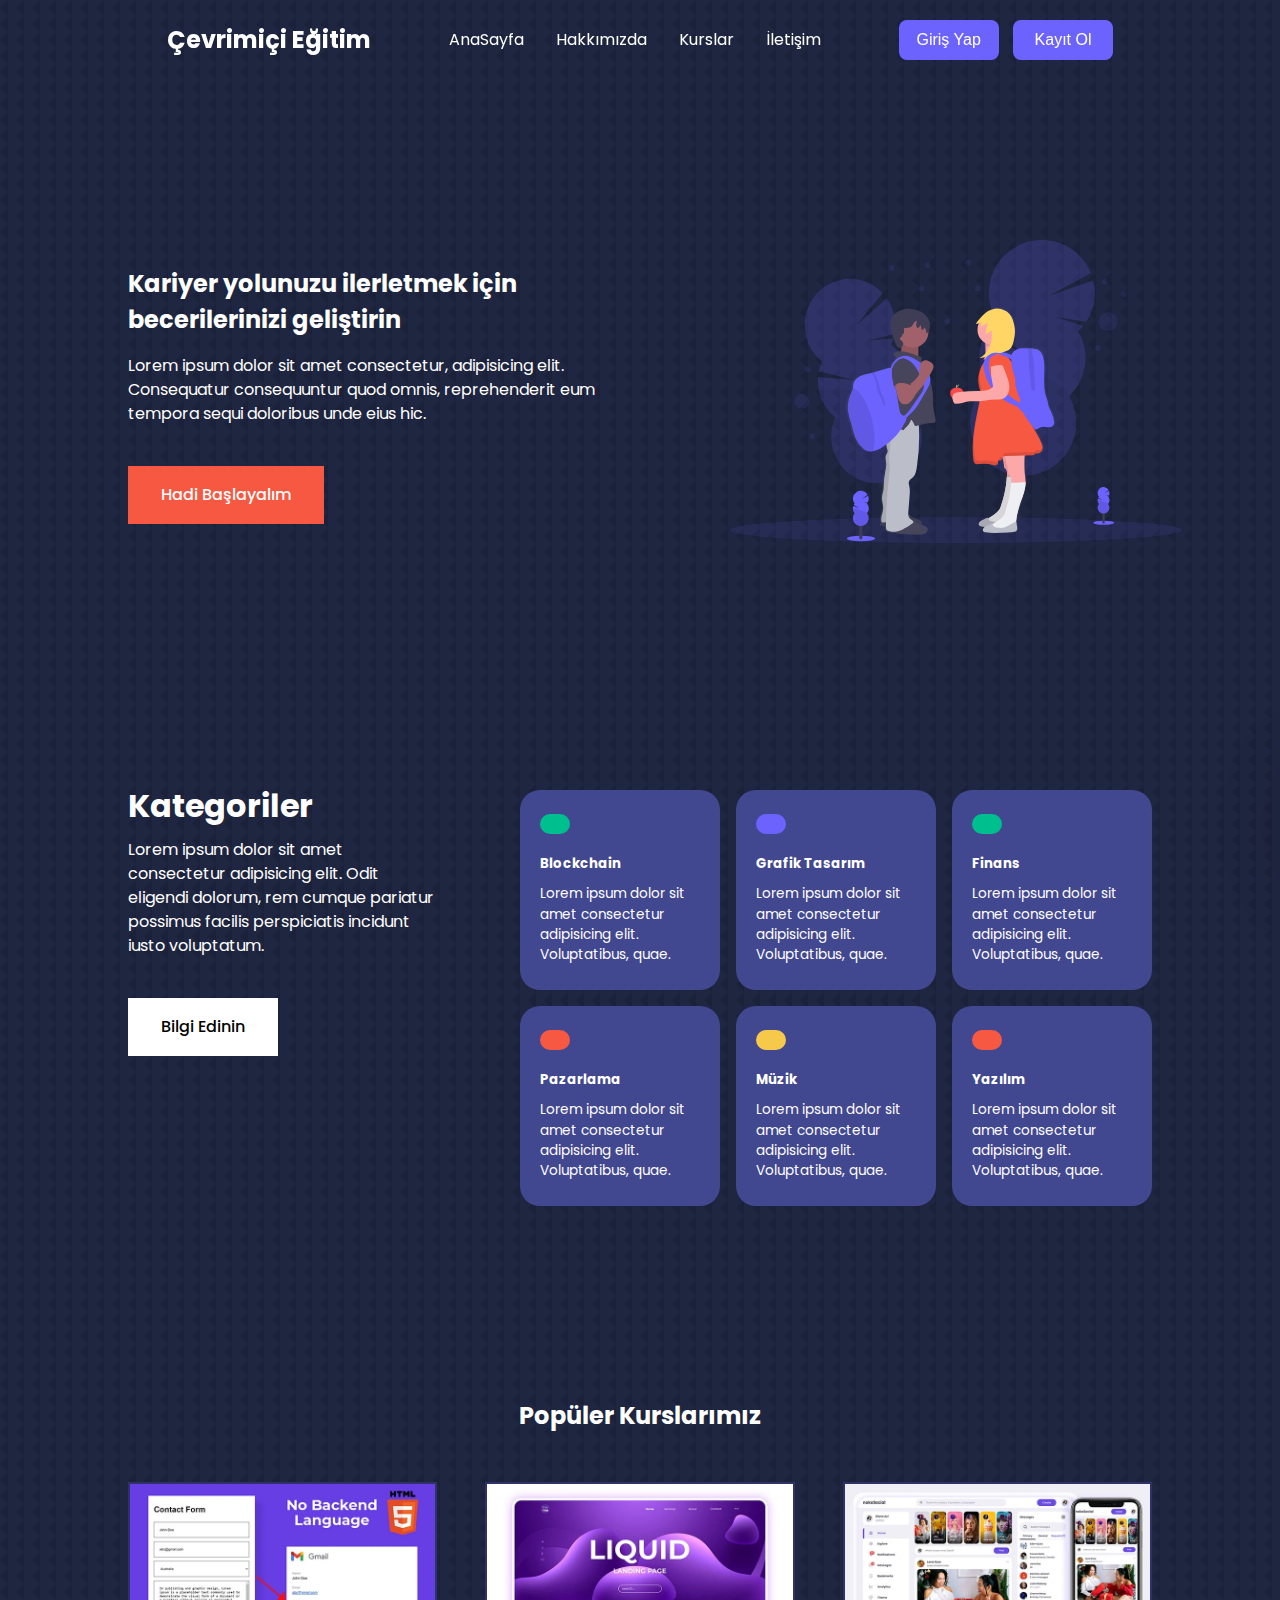
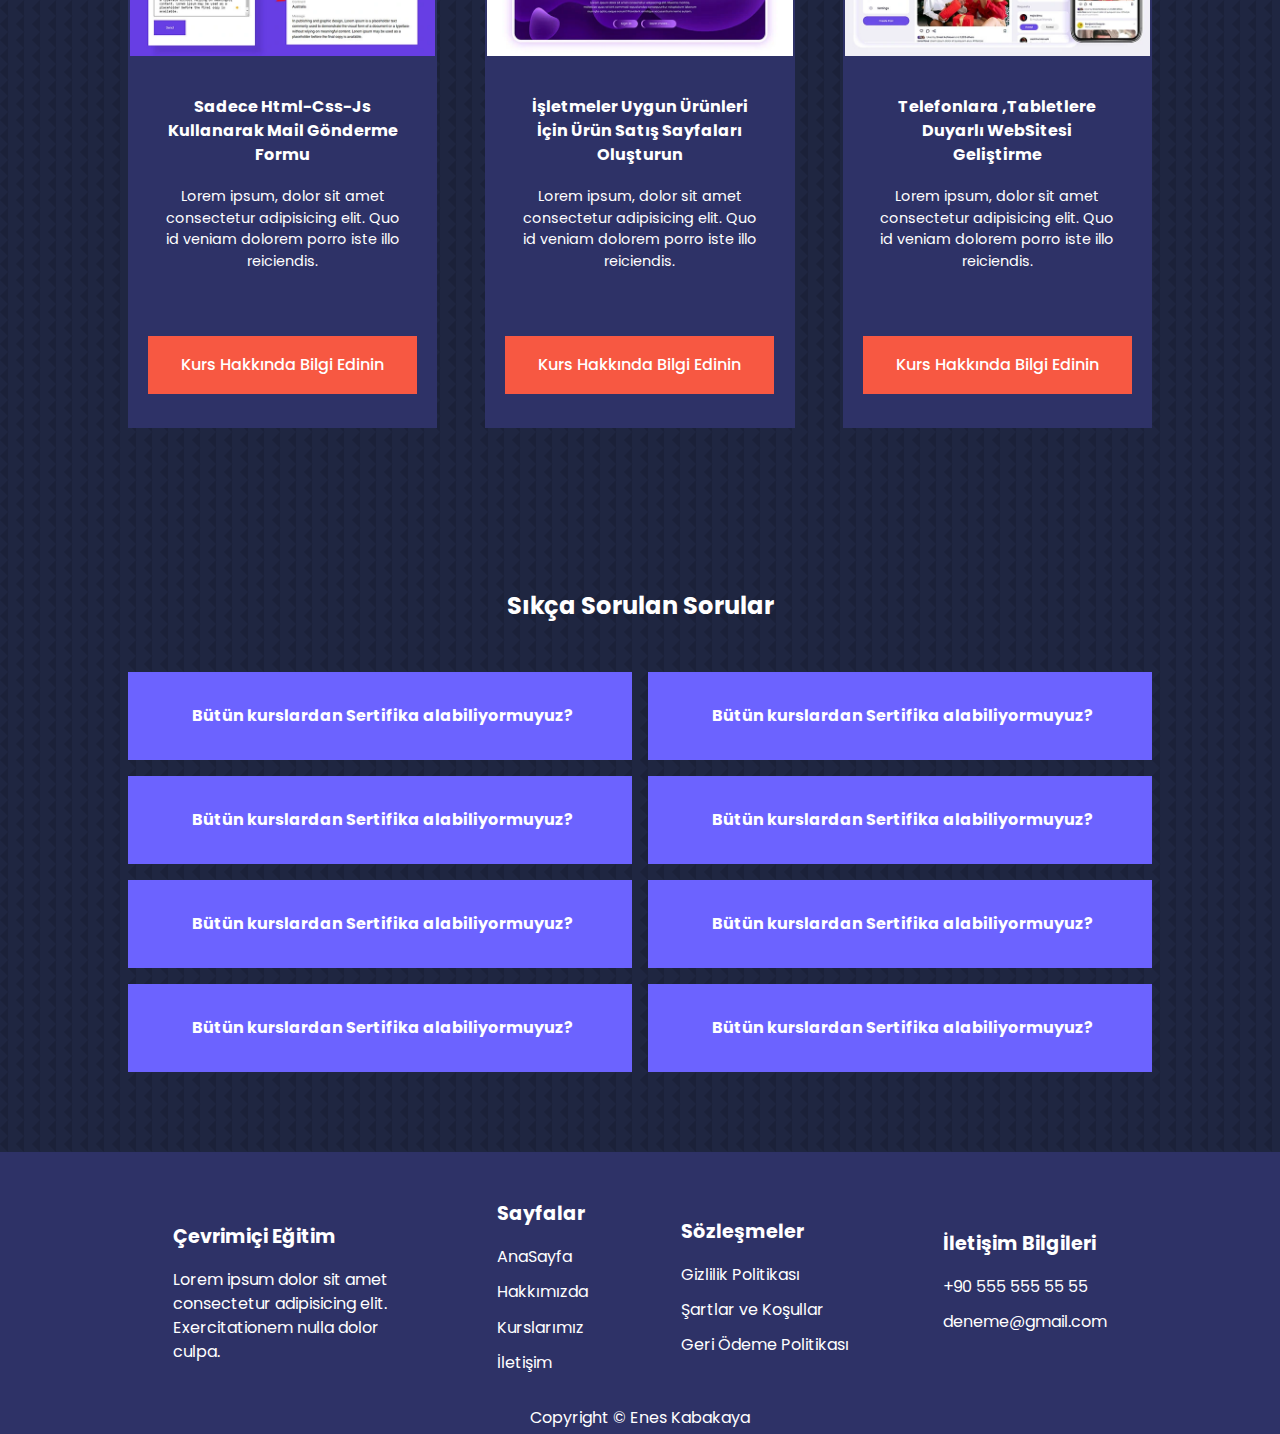
<file: index.html>
<!DOCTYPE html>
<html lang="tr">

<head>
    <meta charset="UTF-8">
    <meta http-equiv="X-UA-Compatible" content="IE=edge">
    <meta name="viewport" content="width=device-width, initial-scale=1.0">
    <title>Çevrimiçi Eğitim - AnaSayfa</title>
    <meta name="description" content="Yazılım öğrenmek isteyen öğrencilere özel kurslar">
    <meta name="keywords" content="Kurs Yazılım Eğitim Öğrenmek">
    <meta name="author" content="Enes Kabakaya">
    <link rel="stylesheet" href="./css/style.css">
    <link rel="stylesheet" href="./css/homePage.css">
    <link rel="shortcut icon" href="images/favicon.ico" type="image/x-icon">
    <link rel='stylesheet' href='https://cdnjs.cloudflare.com/ajax/libs/font-awesome/6.2.1/css/all.css'
        integrity='sha512-FA9cIbtlP61W0PRtX36P6CGRy0vZs0C2Uw26Q1cMmj3xwhftftymr0sj8/YeezDnRwL9wtWw8ZwtCiTDXlXGjQ=='
        crossorigin='anonymous' />
    <link rel="stylesheet" href="https://cdn.jsdelivr.net/npm/swiper@8/swiper-bundle.min.css" />
</head>

<body id="page-start">
    <nav class="navbar">
        <div class="navbar-container">
            <div class="logo">
                <h2>Çevrimiçi Eğitim</h2>
            </div>
            <div class="navbar-menu">
                <ul class="navbar-items">
                    <li><a href="index.html">AnaSayfa</a></li>
                    <li><a href="about.html">Hakkımızda</a></li>
                    <li><a href="course.html">Kurslar</a></li>
                    <li><a href="contact.html">İletişim</a></li>
                </ul>
            </div>
            <div class="navbar-other-button">
                <div class="account">
                    <button class="login">Giriş Yap</button>
                    <button class="signup">Kayıt Ol</button>
                    <i id="navbar-login-signup-btn-close" class="fa-solid fa-xmark"></i>
                </div>
                <div class="navbar-login-signup-btn">
                    <i id="navbar-login-signup-btn-open" class="fa-solid fa-user"></i>
                </div>
                <div class="navbar-hamburger-icon">
                    <i id="navbar-hamburger-btn-open" class="fa-solid fa-bars"></i>
                    <i id="navbar-hamburger-btn-close" class="fa-solid fa-xmark"></i>
                </div>
            </div>
        </div>
    </nav>
    <header class="header">
        <div class="header-container">
            <div class="header-left">
                <h2>Kariyer yolunuzu ilerletmek için becerilerinizi geliştirin</h2>
                <p>Lorem ipsum dolor sit amet consectetur, adipisicing elit. Consequatur consequuntur quod omnis,
                    reprehenderit eum tempora sequi doloribus unde eius hic.</p>
                <a href="course.html" class="button">Hadi Başlayalım</a>
            </div>
            <div class="header-right">
                <img src="./images/svg/header.svg" alt="AnaSayfa Fotoğraf">
            </div>
        </div>
    </header>
    <section class="category">
        <div class="category-container">
            <div class="category-left">
                <h1>Kategoriler</h1>
                <p>Lorem ipsum dolor sit amet consectetur adipisicing elit. Odit eligendi dolorum, rem cumque pariatur
                    possimus facilis perspiciatis incidunt iusto voluptatum.</p>
                <a href="#" class="button">Bilgi Edinin</a>
            </div>
            <div class="category-right">
                <div class="category-box">
                    <span class="category-icon"><i class="fa-brands fa-bitcoin"></i></span>
                    <h5>Blockchain</h5>
                    <p>Lorem ipsum dolor sit amet consectetur adipisicing elit. Voluptatibus, quae.</p>
                </div>
                <div class="category-box">
                    <span class="category-icon"><i class="fa-solid fa-palette"></i></span>
                    <h5>Grafik Tasarım</h5>
                    <p>Lorem ipsum dolor sit amet consectetur adipisicing elit. Voluptatibus, quae.</p>
                </div>
                <div class="category-box">
                    <span class="category-icon"><i class="fa-solid fa-coins"></i></span>
                    <h5>Finans</h5>
                    <p>Lorem ipsum dolor sit amet consectetur adipisicing elit. Voluptatibus, quae.</p>
                </div>
                <div class="category-box category-hover">
                    <span class="category-icon"><i class="fa-solid fa-chart-simple"></i></span>
                    <h5>Pazarlama</h5>
                    <p>Lorem ipsum dolor sit amet consectetur adipisicing elit. Voluptatibus, quae.</p>
                </div>
                <div class="category-box category-hover">
                    <span class="category-icon"><i class="fa-solid fa-music"></i></span>
                    <h5>Müzik</h5>
                    <p>Lorem ipsum dolor sit amet consectetur adipisicing elit. Voluptatibus, quae.</p>
                </div>
                <div class="category-box category-hover">
                    <span class="category-icon"><i class="fa-brands fa-uncharted"></i></span>
                    <h5>Yazılım</h5>
                    <p>Lorem ipsum dolor sit amet consectetur adipisicing elit. Voluptatibus, quae.</p>
                </div>
            </div>
        </div>
    </section>

    <section class="course">
        <h2>Popüler Kurslarımız</h2>
        <div class="course-container">
            <div class="course-card">
                <div class="course-img">
                    <img src="./images/course14.webp" alt="Sadece Html-Css-Js Kullanarak Mail Gönderme Formu"
                        loading="lazy">
                </div>
                <div class="course-info">
                    <h4>Sadece Html-Css-Js Kullanarak Mail Gönderme Formu</h4>
                    <p>
                        Lorem ipsum, dolor sit amet consectetur adipisicing elit. Quo id veniam dolorem porro iste illo
                        reiciendis.
                    </p>
                </div>
                <a href="course.html" class="button">Kurs Hakkında Bilgi Edinin</a>
            </div>
            <div class="course-card">
                <div class="course-img">
                    <img src="./images/course15.webp"
                        alt="İşletmeler Uygun Ürünleri İçin Ürün Satış Sayfaları Oluşturun" loading="lazy">
                </div>
                <div class="course-info">
                    <h4>İşletmeler Uygun Ürünleri İçin Ürün Satış Sayfaları Oluşturun</h4>
                    <p>
                        Lorem ipsum, dolor sit amet consectetur adipisicing elit. Quo id veniam dolorem porro iste illo
                        reiciendis.
                    </p>
                </div>
                <a href="course.html" class="button">Kurs Hakkında Bilgi Edinin</a>
            </div>
            <div class="course-card">
                <div class="course-img">
                    <img src="./images/course6.webp" alt="Telefonlara ,Tabletlere Duyarlı WebSitesi Geliştirme"
                        loading="lazy">
                </div>
                <div class="course-info">
                    <h4>Telefonlara ,Tabletlere Duyarlı WebSitesi Geliştirme</h4>
                    <p>
                        Lorem ipsum, dolor sit amet consectetur adipisicing elit. Quo id veniam dolorem porro iste illo
                        reiciendis.
                    </p>
                </div>
                <a href="course.html" class="button">Kurs Hakkında Bilgi Edinin</a>
            </div>
        </div>
    </section>

    <section class="frequent">
        <h2>Sıkça Sorulan Sorular</h2>
        <div class="frequent-container">
            <div class="frequent-card">
                <div class="frequent-icon"><i class="fa-solid fa-plus"></i></div>
                <div class="frequent-question">
                    <h4>Bütün kurslardan Sertifika alabiliyormuyuz?</h4>
                    <p>
                        Lorem ipsum dolor, sit amet consectetur adipisicing elit. Mollitia obcaecati vel nulla alias
                        animi, inventore illo! Odit eius, a repellendus et nisi aut nobis fugit doloremque dolor earum!
                        Officia, fugiat?
                    </p>
                </div>
            </div>
            <div class="frequent-card">
                <div class="frequent-icon"><i class="fa-solid fa-plus"></i></div>
                <div class="frequent-question">
                    <h4>Bütün kurslardan Sertifika alabiliyormuyuz?</h4>
                    <p>
                        Lorem ipsum dolor, sit amet consectetur adipisicing elit. Mollitia obcaecati vel nulla alias
                        animi, inventore illo! Odit eius, a repellendus et nisi aut nobis fugit doloremque dolor earum!
                        Officia, fugiat?
                    </p>
                </div>
            </div>
            <article class="frequent-card">
                <div class="frequent-icon"><i class="fa-solid fa-plus"></i></div>
                <div class="frequent-question">
                    <h4>Bütün kurslardan Sertifika alabiliyormuyuz?</h4>
                    <p>
                        Lorem ipsum dolor, sit amet consectetur adipisicing elit. Mollitia obcaecati vel nulla alias
                        animi, inventore illo! Odit eius, a repellendus et nisi aut nobis fugit doloremque dolor earum!
                        Officia, fugiat?
                    </p>
                </div>
            </article>
            <article class="frequent-card">
                <div class="frequent-icon"><i class="fa-solid fa-plus"></i></div>
                <div class="frequent-question">
                    <h4>Bütün kurslardan Sertifika alabiliyormuyuz?</h4>
                    <p>
                        Lorem ipsum dolor, sit amet consectetur adipisicing elit. Mollitia obcaecati vel nulla alias
                        animi, inventore illo! Odit eius, a repellendus et nisi aut nobis fugit doloremque dolor earum!
                        Officia, fugiat?
                    </p>
                </div>
            </article>
            <article class="frequent-card">
                <div class="frequent-icon"><i class="fa-solid fa-plus"></i></div>
                <div class="frequent-question">
                    <h4>Bütün kurslardan Sertifika alabiliyormuyuz?</h4>
                    <p>
                        Lorem ipsum dolor, sit amet consectetur adipisicing elit. Mollitia obcaecati vel nulla alias
                        animi, inventore illo! Odit eius, a repellendus et nisi aut nobis fugit doloremque dolor earum!
                        Officia, fugiat?
                    </p>
                </div>
            </article>
            <article class="frequent-card">
                <div class="frequent-icon"><i class="fa-solid fa-plus"></i></div>
                <div class="frequent-question">
                    <h4>Bütün kurslardan Sertifika alabiliyormuyuz?</h4>
                    <p>
                        Lorem ipsum dolor, sit amet consectetur adipisicing elit. Mollitia obcaecati vel nulla alias
                        animi, inventore illo! Odit eius, a repellendus et nisi aut nobis fugit doloremque dolor earum!
                        Officia, fugiat?
                    </p>
                </div>
            </article>
            <article class="frequent-card">
                <div class="frequent-icon"><i class="fa-solid fa-plus"></i></div>
                <div class="frequent-question">
                    <h4>Bütün kurslardan Sertifika alabiliyormuyuz?</h4>
                    <p>
                        Lorem ipsum dolor, sit amet consectetur adipisicing elit. Mollitia obcaecati vel nulla alias
                        animi, inventore illo! Odit eius, a repellendus et nisi aut nobis fugit doloremque dolor earum!
                        Officia, fugiat?
                    </p>
                </div>
            </article>
            <article class="frequent-card">
                <div class="frequent-icon"><i class="fa-solid fa-plus"></i></div>
                <div class="frequent-question">
                    <h4>Bütün kurslardan Sertifika alabiliyormuyuz?</h4>
                    <p>
                        Lorem ipsum dolor, sit amet consectetur adipisicing elit. Mollitia obcaecati vel nulla alias
                        animi, inventore illo! Odit eius, a repellendus et nisi aut nobis fugit doloremque dolor earum!
                        Officia, fugiat?
                    </p>
                </div>
            </article>
        </div>
    </section>
    <footer class="footer">
        <div class="footer-container">
            <div class="footer-1">
                <h2>Çevrimiçi Eğitim</h2>
                <p>Lorem ipsum dolor sit amet consectetur adipisicing elit. Exercitationem nulla
                    dolor culpa.</p>
            </div>
            <div class="footer-2">
                <h2>Sayfalar</h2>
                <ul>
                    <li><a href="index.html">AnaSayfa</a></li>
                    <li><a href="about.html">Hakkımızda</a></li>
                    <li><a href="course.html">Kurslarımız</a></li>
                    <li><a href="contact.html">İletişim</a></li>
                </ul>
            </div>
            <div class="footer-3">
                <h2>Sözleşmeler</h2>
                <ul>
                    <li>Gizlilik Politikası</li>
                    <li>Şartlar ve Koşullar</li>
                    <li>Geri Ödeme Politikası</li>
                </ul>
            </div>
            <div class="footer-4">
                <h2>İletişim Bilgileri</h2>
                <ul>
                    <li><a href="tel:+90 555 555 55 55">+90 555 555 55 55</a></li>
                    <li><a href="mailto:deneme@gmail.com">deneme@gmail.com</a></li>
                    <div class="footer-social">
                        <li><a href="#"><i class="fa-brands fa-facebook-f"></i></a></li>
                        <li><a href="#"><i class="fa-brands fa-instagram"></i></a></li>
                        <li><a href="#"><i class="fa-brands fa-twitter"></i></a></li>
                        <li><a href="#"><i class="fa-brands fa-linkedin-in"></i></i></a></li>
                    </div>
                </ul>
            </div>
            <div class="copyright">
                <p>Copyright &copy; Enes Kabakaya</p>
            </div>
        </div>
    </footer>
    <section class="return-page">
        <div class="return-icon">
            <a href="#page-start"><i class="fa-solid fa-arrow-up"></i></a>
        </div>
    </section>
    <section class="login-page">
        <div class="login-container">
            <div class="close">
                <i class="fa-solid fa-xmark" id="login-close-btn"></i>
            </div>
            <form action="">
                <h2>Giriş Yap</h2>
                <div class="input-box">
                    <label>Mail Adresi</label>
                    <input type="email" name="" placeholder="Mail Adresinizi Giriniz">
                </div>
                <div class="input-box">
                    <label>Şifreniz</label>
                    <input type="password" name="" autocomplete="off" placeholder="Şifrenizi Giriniz">
                </div>
                <div class="input-box">
                    <button type="button" class="button">Giriş Yap</button>
                </div>
            </form>
        </div>
    </section>
    <section class="signup-page">
        <div class="signup-container">
            <div class="close">
                <i class="fa-solid fa-xmark" id="signup-close-btn"></i>
            </div>
            <form action="">
                <h2>Kayıt Ol</h2>
                <div class="input-box">
                    <label>Adınız</label>
                    <input type="text" name="" placeholder="Adınızı Giriniz">
                </div>
                <div class="input-box">
                    <label>Soyadınız</label>
                    <input type="text" name="" placeholder="Soyadınızı Giriniz">
                </div>
                <div class="input-box">
                    <label>Mail Adresiniz</label>
                    <input type="email" name="" placeholder="Mail Adresinizi Giriniz">
                </div>
                <div class="input-box">
                    <label>Şifreniz</label>
                    <input type="password" name="" autocomplete="off" placeholder="Şifrenizi Girinizz">
                </div>
                <div class="input-box">
                    <button type="button" class="button">Kayıt Ol</button>
                </div>
            </form>
        </div>
    </section>
    <section class="cookies">
        <div class="cookie-container">
            <div class="cookie-info">
                <h1>Çerez Kullanımı</h1>
                <p>
                    Size mümkün olan en iyi çevrimiçi deneyimi sunabilmek ve sunulan içeriği ilgi alanlarınıza göre
                    düzenlemek için çerezler kullanırız (üçüncü taraf çerezler dahil). “TÜMÜNÜ KABUL ET” üzerine
                    tıklayarak
                    toplanan ve okunan verilerin daha ileri seviyede işlenmesini kabul edersiniz.
                    Çerezlerin kullanımı ve yönetimi hakkında daha fazla bilgi için “TERCİHLERİ ÖZELLEŞTİR” üzerine
                    tıklayın. TÜMÜNÜ REDDET üzerine tıklayarak, onay gerektiren çerezlerin kullanılmasını reddedersiniz.
                    Çerez Politikamız hakkında detaylı bilgi almak için bu sayfayı inceleyebilirsiniz.
                </p>
            </div>
            <div class="cookie-button">
                <button type="button" id="cookie-accept-btn">Kabul Et</button>
                <button type="button" id="cookie-decline-btn">Reddet</button>
            </div>
        </div>
    </section>
    <script src="./js/main.js"></script>
</body>

</html>
</file>
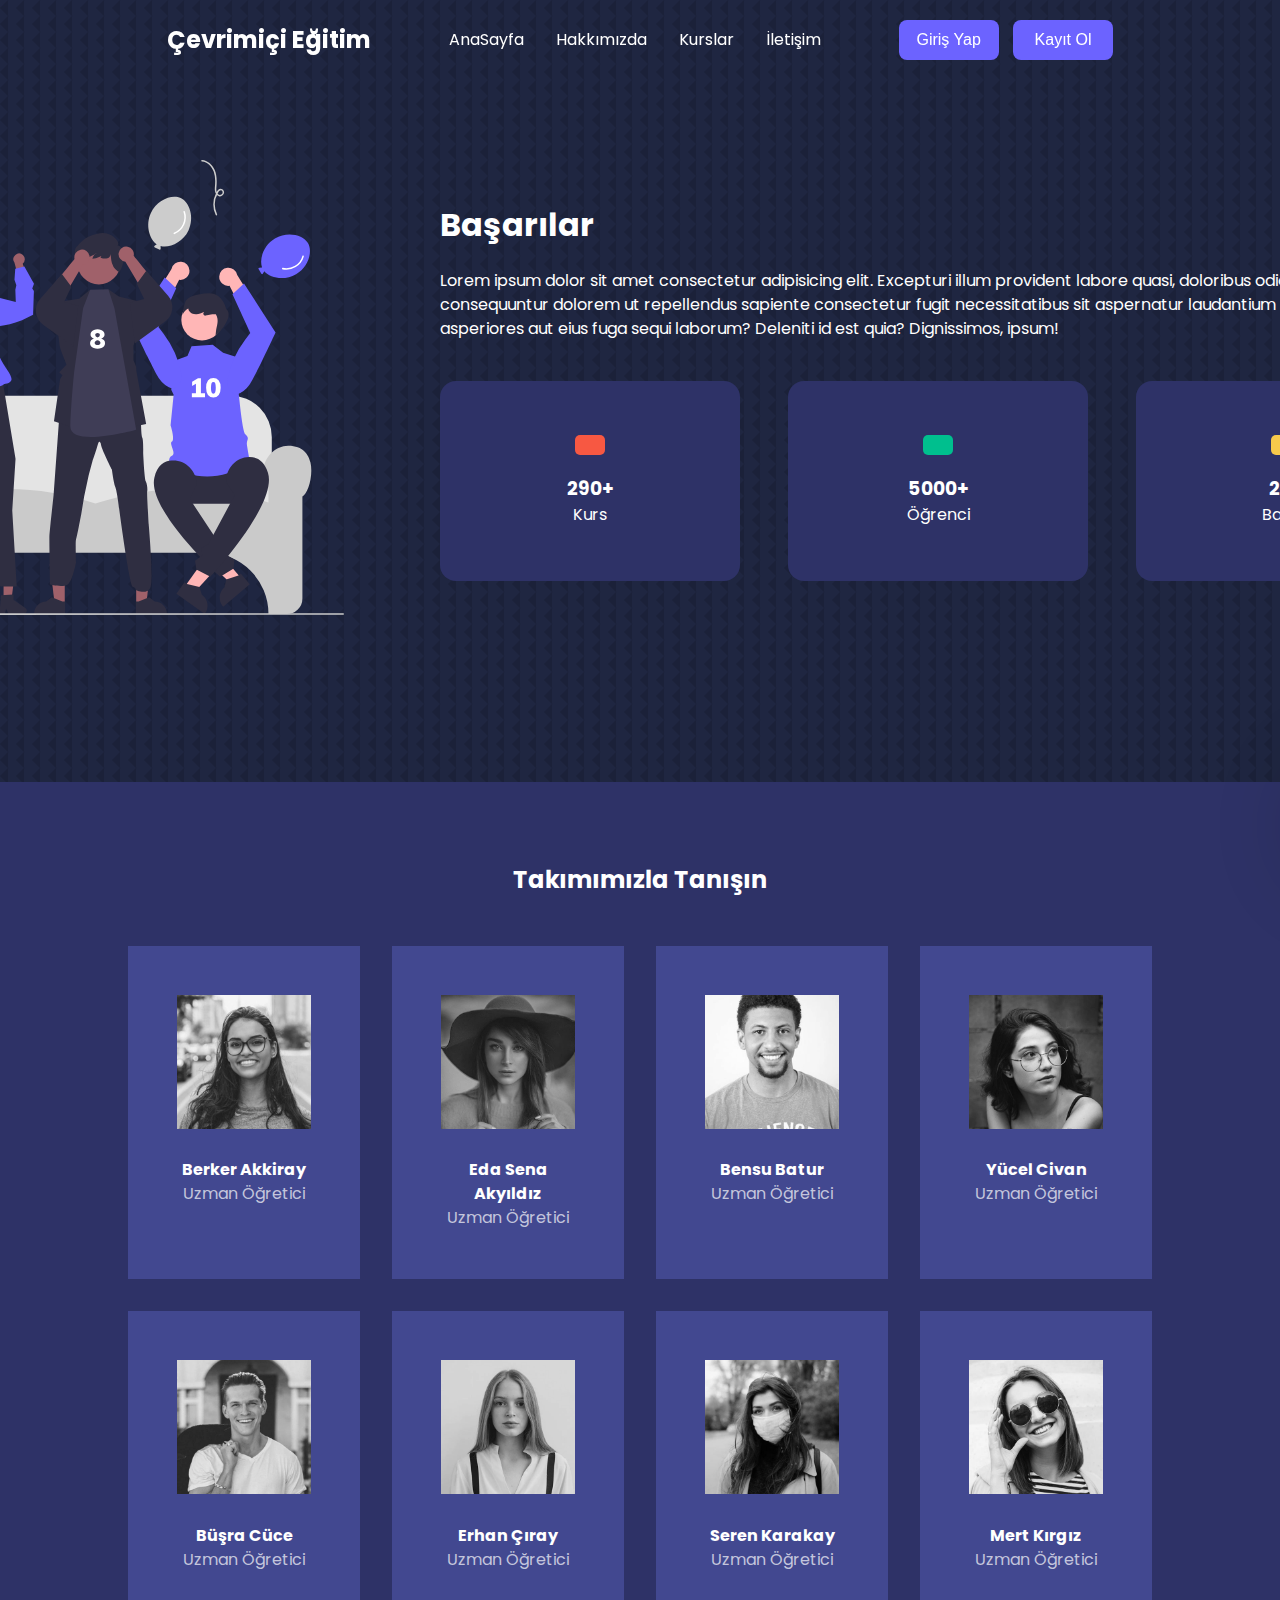
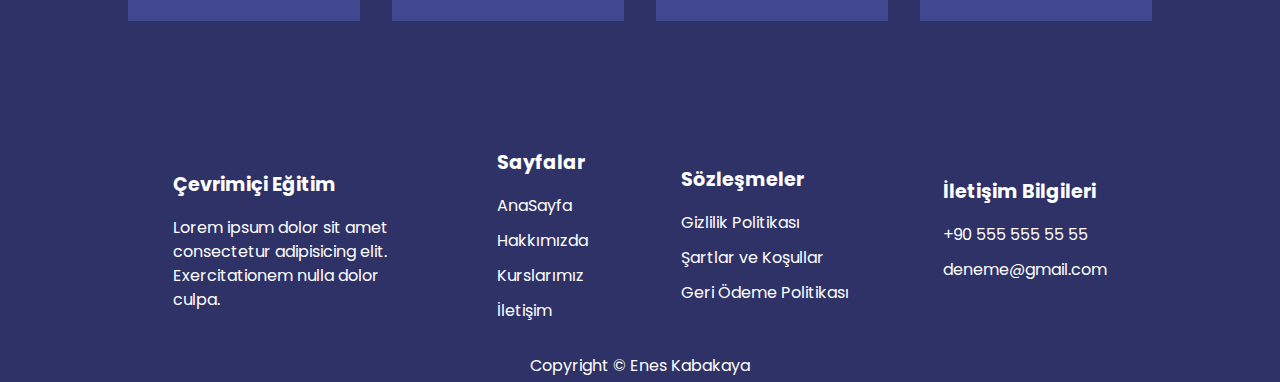
<file: about.html>
<!DOCTYPE html>
<html lang="tr">

<head>
    <meta charset="UTF-8">
    <meta http-equiv="X-UA-Compatible" content="IE=edge">
    <meta name="viewport" content="width=device-width, initial-scale=1.0">
    <title>Çevrimiçi Eğitim - Hakkımızda</title>
    <meta name="description" content="Yazılım öğrenmek isteyen öğrencilere özel kurslar">
    <meta name="keywords" content="Kurs Yazılım Eğitim Öğrenmek">
    <meta name="author" content="Enes Kabakaya">
    <link rel="stylesheet" href="./css/style.css">
    <link rel="stylesheet" href="./css/about.css">
    <link rel="shortcut icon" href="images/favicon.ico" type="image/x-icon">
    <link rel='stylesheet' href='https://cdnjs.cloudflare.com/ajax/libs/font-awesome/6.2.1/css/all.css'
        integrity='sha512-FA9cIbtlP61W0PRtX36P6CGRy0vZs0C2Uw26Q1cMmj3xwhftftymr0sj8/YeezDnRwL9wtWw8ZwtCiTDXlXGjQ=='
        crossorigin='anonymous' />
</head>

<body id="page-start">
    <nav class="navbar">
        <div class="navbar-container">
            <div class="logo">
                <h2>Çevrimiçi Eğitim</h2>
            </div>
            <div class="navbar-menu">
                <ul class="navbar-items">
                    <li><a href="index.html">AnaSayfa</a></li>
                    <li><a href="about.html">Hakkımızda</a></li>
                    <li><a href="course.html">Kurslar</a></li>
                    <li><a href="contact.html">İletişim</a></li>
                </ul>
            </div>
            <div class="navbar-other-button">
                <div class="account">
                    <button class="login">Giriş Yap</button>
                    <button class="signup">Kayıt Ol</button>
                    <i id="navbar-login-signup-btn-close" class="fa-solid fa-xmark"></i>
                </div>
                <div class="navbar-login-signup-btn">
                    <i id="navbar-login-signup-btn-open" class="fa-solid fa-user"></i>
                </div>
                <div class="navbar-hamburger-icon">
                    <i id="navbar-hamburger-btn-open" class="fa-solid fa-bars"></i>
                    <i id="navbar-hamburger-btn-close" class="fa-solid fa-xmark"></i>
                </div>
            </div>
        </div>
    </nav>
    <section class="about">
        <div class="about-container">
            <div class="about-left">
                <img src="./images/svg/about.svg" alt="Hakkımızda Fotoğraf" loading="lazy">
            </div>
            <div class="about-right">
                <h1>Başarılar</h1>
                <p>
                    Lorem ipsum dolor sit amet consectetur adipisicing elit. Excepturi illum provident labore quasi,
                    doloribus odio neque consequuntur dolorem ut repellendus sapiente consectetur fugit necessitatibus
                    sit aspernatur laudantium repudiandae asperiores aut eius fuga sequi laborum? Deleniti id est quia?
                    Dignissimos, ipsum!
                </p>
                <div class="about-cards">
                    <div class="about-card">
                        <span class="about-icon">
                            <i class="fa-solid fa-video"></i>
                        </span>
                        <div class="about-info">
                            <h3>290+</h3>
                            <span>Kurs</span>
                        </div>
                    </div>
                    <div class="about-card">
                        <span class="about-icon">
                            <i class="fa-solid fa-users"></i>
                        </span>
                        <div class="about-info">
                            <h3>5000+</h3>
                            <span>Öğrenci</span>
                        </div>
                    </div>
                    <div class="about-card">
                        <span class="about-icon">
                            <i class="fa-solid fa-trophy"></i>
                        </span>
                        <div class="about-info">
                            <h3>20+</h3>
                            <span>Başarı</span>
                        </div>
                    </div>
                </div>
            </div>
        </div>
    </section>

    <section class="team">
        <h2>Takımımızla Tanışın</h2>
        <div class="team-container">
            <div class="team-member">
                <div class="team-image">
                    <img src="./images/member1.webp" alt="Takım Üyesi" loading="lazy">
                </div>
                <div class="team-info">
                    <h4>Berker Akkiray</h4>
                    <p>Uzman Öğretici</p>
                </div>
                <div class="team-social">
                    <a href="#"><i class="fa-brands fa-instagram"></i></a>
                    <a href="#"><i class="fa-brands fa-twitter"></i></a>
                    <a href="#"><i class="fa-brands fa-linkedin-in"></i></a>
                </div>
            </div>
            <div class="team-member">
                <div class="team-image">
                    <img src="./images/member2.webp" alt="Takım Üyesi" loading="lazy">
                </div>
                <div class="team-info">
                    <h4>Eda Sena Akyıldız</h4>
                    <p>Uzman Öğretici</p>
                </div>
                <div class="team-social">
                    <a href="#"><i class="fa-brands fa-instagram"></i></a>
                    <a href="#"><i class="fa-brands fa-twitter"></i></a>
                    <a href="#"><i class="fa-brands fa-linkedin-in"></i></a>
                </div>
            </div>
            <div class="team-member">
                <div class="team-image">
                    <img src="./images/member3.webp" alt="Takım Üyesi" loading="lazy">
                </div>
                <div class="team-info">
                    <h4>Bensu Batur</h4>
                    <p>Uzman Öğretici</p>
                </div>
                <div class="team-social">
                    <a href="#"><i class="fa-brands fa-instagram"></i></a>
                    <a href="#"><i class="fa-brands fa-twitter"></i></a>
                    <a href="#"><i class="fa-brands fa-linkedin-in"></i></a>
                </div>
            </div>
            <div class="team-member">
                <div class="team-image">
                    <img src="./images/member4.webp" alt="Takım Üyesi" loading="lazy">
                </div>
                <div class="team-info">
                    <h4>Yücel Civan</h4>
                    <p>Uzman Öğretici</p>
                </div>
                <div class="team-social">
                    <a href="#"><i class="fa-brands fa-instagram"></i></a>
                    <a href="#"><i class="fa-brands fa-twitter"></i></a>
                    <a href="#"><i class="fa-brands fa-linkedin-in"></i></a>
                </div>
            </div>
            <div class="team-member">
                <div class="team-image">
                    <img src="./images/member5.webp" alt="Takım Üyesi" loading="lazy">
                </div>
                <div class="team-info">
                    <h4>Büşra Cüce</h4>
                    <p>Uzman Öğretici</p>
                </div>
                <div class="team-social">
                    <a href="#"><i class="fa-brands fa-instagram"></i></a>
                    <a href="#"><i class="fa-brands fa-twitter"></i></a>
                    <a href="#"><i class="fa-brands fa-linkedin-in"></i></a>
                </div>
            </div>
            <div class="team-member">
                <div class="team-image">
                    <img src="./images/member6.webp" alt="Takım Üyesi" loading="lazy">
                </div>
                <div class="team-info">
                    <h4>Erhan Çıray</h4>
                    <p>Uzman Öğretici</p>
                </div>
                <div class="team-social">
                    <a href="#"><i class="fa-brands fa-instagram"></i></a>
                    <a href="#"><i class="fa-brands fa-twitter"></i></a>
                    <a href="#"><i class="fa-brands fa-linkedin-in"></i></a>
                </div>
            </div>
            <div class="team-member">
                <div class="team-image">
                    <img src="./images/member7.webp" alt="Takım Üyesi" loading="lazy">
                </div>
                <div class="team-info">
                    <h4>Seren Karakay</h4>
                    <p>Uzman Öğretici</p>
                </div>
                <div class="team-social">
                    <a href="#"><i class="fa-brands fa-instagram"></i></a>
                    <a href="#"><i class="fa-brands fa-twitter"></i></a>
                    <a href="#"><i class="fa-brands fa-linkedin-in"></i></a>
                </div>
            </div>
            <div class="team-member">
                <div class="team-image">
                    <img src="./images/member8.webp" alt="Takım Üyesi" loading="lazy">
                </div>
                <div class="team-info">
                    <h4>Mert Kırgız</h4>
                    <p>Uzman Öğretici</p>
                </div>
                <div class="team-social">
                    <a href="#"><i class="fa-brands fa-instagram"></i></a>
                    <a href="#"><i class="fa-brands fa-twitter"></i></a>
                    <a href="#"><i class="fa-brands fa-linkedin-in"></i></a>
                </div>
            </div>
        </div>
    </section>

    <footer class="footer">
        <div class="container footer-container">
            <div class="footer-1">
                <h2>Çevrimiçi Eğitim</h2>
                <p>Lorem ipsum dolor sit amet consectetur adipisicing elit. Exercitationem nulla
                    dolor culpa.</p>
            </div>
            <div class="footer-2">
                <h2>Sayfalar</h2>
                <ul>
                    <li><a href="index.html">AnaSayfa</a></li>
                    <li><a href="about.html">Hakkımızda</a></li>
                    <li><a href="course.html">Kurslarımız</a></li>
                    <li><a href="contact.html">İletişim</a></li>
                </ul>
            </div>
            <div class="footer-3">
                <h2>Sözleşmeler</h2>
                <ul>
                    <li>Gizlilik Politikası</li>
                    <li>Şartlar ve Koşullar</li>
                    <li>Geri Ödeme Politikası</li>
                </ul>
            </div>
            <div class="footer-4">
                <h2>İletişim Bilgileri</h2>
                <ul>
                    <li><a href="tel:+90 555 555 55 55">+90 555 555 55 55</a></li>
                    <li><a href="mailto:deneme@gmail.com">deneme@gmail.com</a></li>
                    <div class="footer-social">
                        <li><a href="#"><i class="fa-brands fa-facebook-f"></i></a></li>
                        <li><a href="#"><i class="fa-brands fa-instagram"></i></a></li>
                        <li><a href="#"><i class="fa-brands fa-twitter"></i></a></li>
                        <li><a href="#"><i class="fa-brands fa-linkedin-in"></i></i></a></li>
                    </div>
                </ul>
            </div>
            <div class="copyright">
                <p>Copyright &copy; Enes Kabakaya</p>
            </div>
        </div>
    </footer>
    <section class="return-page">
        <div class="return-icon">
            <a href="#page-start"><i class="fa-solid fa-arrow-up"></i></a>
        </div>
    </section>
    <section class="cookies">
        <div class="cookie-container">
            <div class="cookie-info">
                <h1>Çerez Kullanımı</h1>
                <p>
                    Size mümkün olan en iyi çevrimiçi deneyimi sunabilmek ve sunulan içeriği ilgi alanlarınıza göre
                    düzenlemek için çerezler kullanırız (üçüncü taraf çerezler dahil). “TÜMÜNÜ KABUL ET” üzerine
                    tıklayarak
                    toplanan ve okunan verilerin daha ileri seviyede işlenmesini kabul edersiniz.
                    Çerezlerin kullanımı ve yönetimi hakkında daha fazla bilgi için “TERCİHLERİ ÖZELLEŞTİR” üzerine
                    tıklayın. TÜMÜNÜ REDDET üzerine tıklayarak, onay gerektiren çerezlerin kullanılmasını reddedersiniz.
                    Çerez Politikamız hakkında detaylı bilgi almak için bu sayfayı inceleyebilirsiniz.
                </p>
            </div>
            <div class="cookie-button">
                <button type="button" id="cookie-accept-btn">Kabul Et</button>
                <button type="button" id="cookie-decline-btn">Reddet</button>
            </div>
        </div>
    </section>
    <section class="login-page">
        <div class="login-container">
            <div class="close">
                <i class="fa-solid fa-xmark" id="login-close-btn"></i>
            </div>
            <form action="">
                <h2>Giriş Yap</h2>
                <div class="input-box">
                    <label>Mail Adresi</label>
                    <input type="email" name="" placeholder="Mail Adresinizi Giriniz">
                </div>
                <div class="input-box">
                    <label>Şifreniz</label>
                    <input type="password" name="" autocomplete="off" placeholder="Şifrenizi Giriniz">
                </div>
                <div class="input-box">
                    <button type="button" class="button">Giriş Yap</button>
                </div>
            </form>
        </div>
    </section>
    <section class="signup-page">
        <div class="signup-container">
            <div class="close">
                <i class="fa-solid fa-xmark" id="signup-close-btn"></i>
            </div>
            <form action="">
                <h2>Kayıt Ol</h2>
                <div class="input-box">
                    <label>Adınız</label>
                    <input type="text" name="" placeholder="Adınızı Giriniz">
                </div>
                <div class="input-box">
                    <label>Soyadınız</label>
                    <input type="text" name="" placeholder="Soyadınızı Giriniz">
                </div>
                <div class="input-box">
                    <label>Mail Adresiniz</label>
                    <input type="email" name="" placeholder="Mail Adresinizi Giriniz">
                </div>
                <div class="input-box">
                    <label>Şifreniz</label>
                    <input type="password" name="" autocomplete="off" placeholder="Şifrenizi Girinizz">
                </div>
                <div class="input-box">
                    <button type="button" class="button">Kayıt Ol</button>
                </div>
            </form>
        </div>
    </section>
    <script src="./js/main.js"></script>
</body>

</html>
</file>
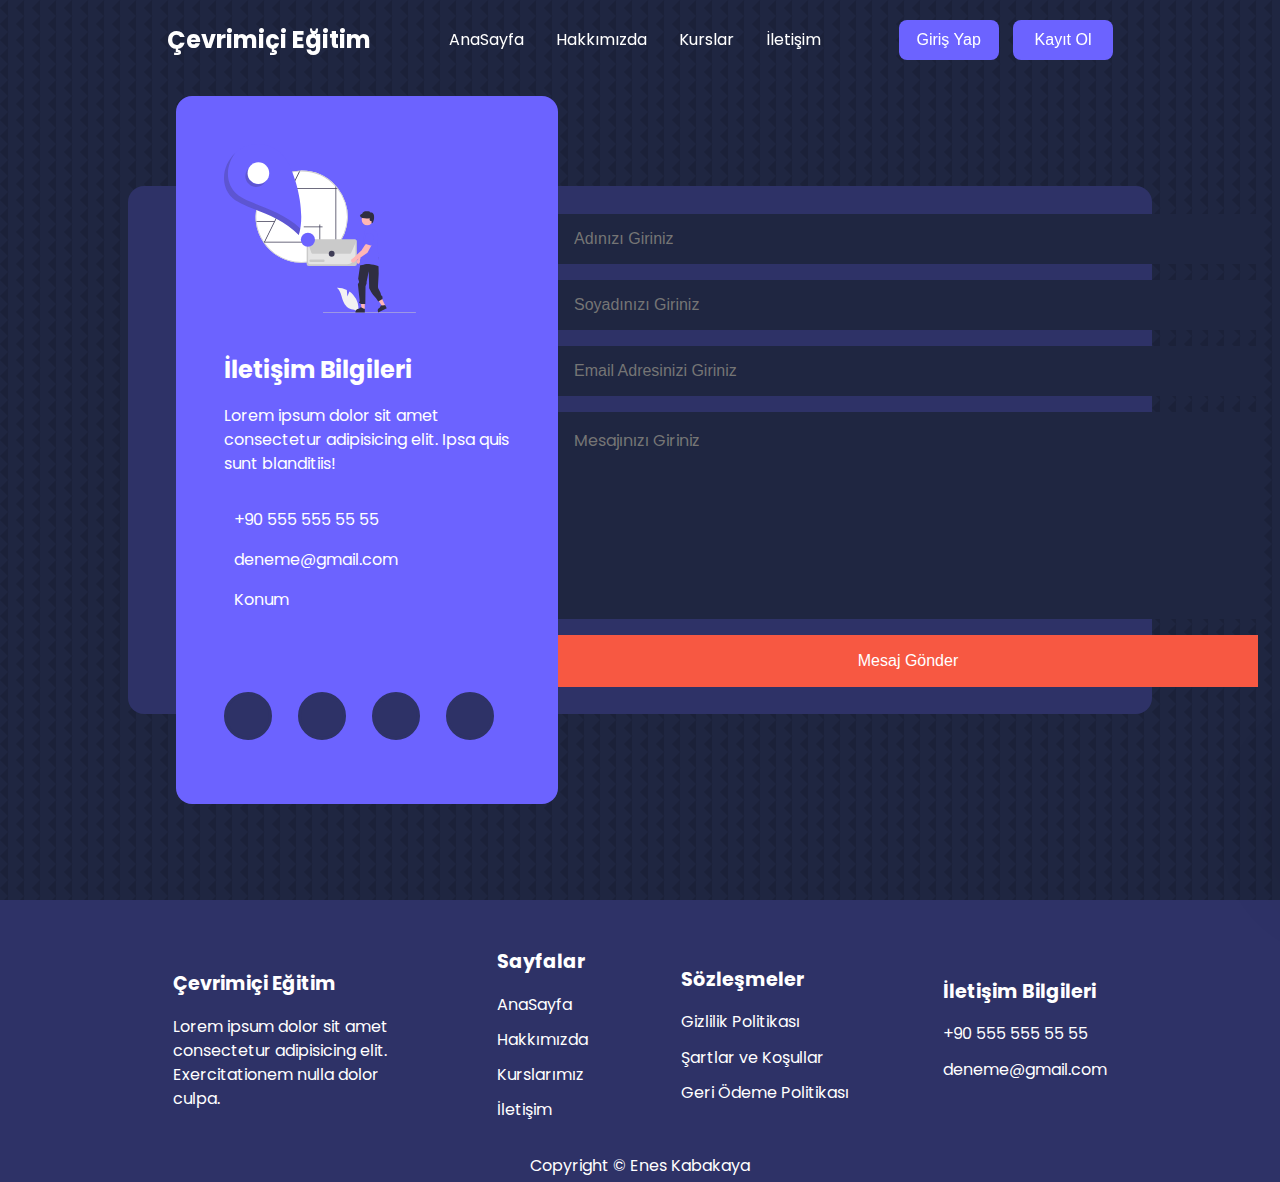
<file: contact.html>
<!DOCTYPE html>
<html lang="tr">

<head>
    <meta charset="UTF-8">
    <meta http-equiv="X-UA-Compatible" content="IE=edge">
    <meta name="viewport" content="width=device-width, initial-scale=1.0">
    <title>Çevrimiçi Eğitim - İletişim</title>
    <meta name="description" content="Yazılım öğrenmek isteyen öğrencilere özel kurslar">
    <meta name="keywords" content="Kurs Yazılım Eğitim Öğrenmek">
    <meta name="author" content="Enes Kabakaya">
    <link rel="stylesheet" href="./css/style.css">
    <link rel="stylesheet" href="./css/contact.css">
    <link rel="shortcut icon" href="images/favicon.ico" type="image/x-icon">
    <link rel='stylesheet' href='https://cdnjs.cloudflare.com/ajax/libs/font-awesome/6.2.1/css/all.css'
        integrity='sha512-FA9cIbtlP61W0PRtX36P6CGRy0vZs0C2Uw26Q1cMmj3xwhftftymr0sj8/YeezDnRwL9wtWw8ZwtCiTDXlXGjQ=='
        crossorigin='anonymous' />
</head>

<body id="page-start">
    <nav class="navbar">
        <div class="navbar-container">
            <div class="logo">
                <h2>Çevrimiçi Eğitim</h2>
            </div>
            <div class="navbar-menu">
                <ul class="navbar-items">
                    <li><a href="index.html">AnaSayfa</a></li>
                    <li><a href="about.html">Hakkımızda</a></li>
                    <li><a href="course.html">Kurslar</a></li>
                    <li><a href="contact.html">İletişim</a></li>
                </ul>
            </div>
            <div class="navbar-other-button">
                <div class="account">
                    <button class="login">Giriş Yap</button>
                    <button class="signup">Kayıt Ol</button>
                    <i id="navbar-login-signup-btn-close" class="fa-solid fa-xmark"></i>
                </div>
                <div class="navbar-login-signup-btn">
                    <i id="navbar-login-signup-btn-open" class="fa-solid fa-user"></i>
                </div>
                <div class="navbar-hamburger-icon">
                    <i id="navbar-hamburger-btn-open" class="fa-solid fa-bars"></i>
                    <i id="navbar-hamburger-btn-close" class="fa-solid fa-xmark"></i>
                </div>
            </div>
        </div>
    </nav>
    <section class="contact">
        <div class="contact-container">
            <div class="contact-info">
                <div class="contact-img">
                    <img src="./images/svg/contact.svg" alt="Hakkımızda Fotoğraf" loading="lazy">
                </div>
                <h2>İletişim Bilgileri</h2>
                <p class="contact-text">
                    Lorem ipsum dolor sit amet consectetur adipisicing elit. Ipsa quis sunt blanditiis!
                </p>
                <ul class="contact-details">
                    <li>
                        <i class="fa-solid fa-phone"></i>
                        <a href="tel:+90 555 555 55 55">+90 555 555 55 55</a>
                    </li>
                    <li>
                        <i class="fa-solid fa-envelope"></i>
                        <a href="mailto:deneme@gmail.com">deneme@gmail.com</a>
                    </li>
                    <li>
                        <i class="fa-solid fa-location-dot"></i>
                        <a href="#">Konum</a>
                    </li>
                    <li class="contact-social">
                        <a href="#"><i class="fa-brands fa-facebook-f"></i></a>
                        <a href="#"><i class="fa-brands fa-instagram"></i></a>
                        <a href="#"><i class="fa-brands fa-twitter"></i></a>
                        <a href="#"><i class="fa-brands fa-linkedin-in"></i></a>
                    </li>
                </ul>
            </div>
            <div>
                <form action="#">
                    <div class="contact-form">
                        <input type="text" name="" placeholder="Adınızı Giriniz" required>
                        <input type="text" name="" placeholder="Soyadınızı Giriniz" required>
                        <input type="email" name="" placeholder="Email Adresinizi Giriniz" required>
                        <textarea name="" rows="7" placeholder="Mesajınızı Giriniz" required></textarea>
                        <button class="button">Mesaj Gönder</button>
                    </div>
                </form>
            </div>
        </div>
    </section>

    <footer class="footer">
        <div class="footer-container">
            <div class="footer-1">
                <h2>Çevrimiçi Eğitim</h2>
                <p>Lorem ipsum dolor sit amet consectetur adipisicing elit. Exercitationem nulla
                    dolor culpa.</p>
            </div>
            <div class="footer-2">
                <h2>Sayfalar</h2>
                <ul>
                    <li><a href="index.html">AnaSayfa</a></li>
                    <li><a href="about.html">Hakkımızda</a></li>
                    <li><a href="course.html">Kurslarımız</a></li>
                    <li><a href="contact.html">İletişim</a></li>
                </ul>
            </div>
            <div class="footer-3">
                <h2>Sözleşmeler</h2>
                <ul>
                    <li>Gizlilik Politikası</li>
                    <li>Şartlar ve Koşullar</li>
                    <li>Geri Ödeme Politikası</li>
                </ul>
            </div>
            <div class="footer-4">
                <h2>İletişim Bilgileri</h2>
                <ul>
                    <li><a href="tel:+90 555 555 55 55">+90 555 555 55 55</a></li>
                    <li><a href="mailto:deneme@gmail.com">deneme@gmail.com</a></li>
                    <div class="footer-social">
                        <li><a href="#"><i class="fa-brands fa-facebook-f"></i></a></li>
                        <li><a href="#"><i class="fa-brands fa-instagram"></i></a></li>
                        <li><a href="#"><i class="fa-brands fa-twitter"></i></a></li>
                        <li><a href="#"><i class="fa-brands fa-linkedin-in"></i></i></a></li>
                    </div>
                </ul>
            </div>
            <div class="copyright">
                <p>Copyright &copy; Enes Kabakaya</p>
            </div>
        </div>
    </footer>
    <section class="return-page">
        <div class="return-icon">
            <a href="#page-start"><i class="fa-solid fa-arrow-up"></i></a>
        </div>
    </section>
    <section class="cookies">
        <div class="cookie-container">
            <div class="cookie-info">
                <h1>Çerez Kullanımı</h1>
                <p>
                    Size mümkün olan en iyi çevrimiçi deneyimi sunabilmek ve sunulan içeriği ilgi alanlarınıza göre
                    düzenlemek için çerezler kullanırız (üçüncü taraf çerezler dahil). “TÜMÜNÜ KABUL ET” üzerine
                    tıklayarak
                    toplanan ve okunan verilerin daha ileri seviyede işlenmesini kabul edersiniz.
                    Çerezlerin kullanımı ve yönetimi hakkında daha fazla bilgi için “TERCİHLERİ ÖZELLEŞTİR” üzerine
                    tıklayın. TÜMÜNÜ REDDET üzerine tıklayarak, onay gerektiren çerezlerin kullanılmasını reddedersiniz.
                    Çerez Politikamız hakkında detaylı bilgi almak için bu sayfayı inceleyebilirsiniz.
                </p>
            </div>
            <div class="cookie-button">
                <button type="button" id="cookie-accept-btn">Kabul Et</button>
                <button type="button" id="cookie-decline-btn">Reddet</button>
            </div>
        </div>
    </section>
    <section class="login-page">
        <div class="login-container">
            <div class="close">
                <i class="fa-solid fa-xmark" id="login-close-btn"></i>
            </div>
            <form action="">
                <h2>Giriş Yap</h2>
                <div class="input-box">
                    <label>Mail Adresi</label>
                    <input type="email" name="" placeholder="Mail Adresinizi Giriniz">
                </div>
                <div class="input-box">
                    <label>Şifreniz</label>
                    <input type="password" name="" autocomplete="off" placeholder="Şifrenizi Giriniz">
                </div>
                <div class="input-box">
                    <button type="button" class="button">Giriş Yap</button>
                </div>
            </form>
        </div>
    </section>
    <section class="signup-page">
        <div class="signup-container">
            <div class="close">
                <i class="fa-solid fa-xmark" id="signup-close-btn"></i>
            </div>
            <form action="">
                <h2>Kayıt Ol</h2>
                <div class="input-box">
                    <label>Adınız</label>
                    <input type="text" name="" placeholder="Adınızı Giriniz">
                </div>
                <div class="input-box">
                    <label>Soyadınız</label>
                    <input type="text" name="" placeholder="Soyadınızı Giriniz">
                </div>
                <div class="input-box">
                    <label>Mail Adresiniz</label>
                    <input type="email" name="" placeholder="Mail Adresinizi Giriniz">
                </div>
                <div class="input-box">
                    <label>Şifreniz</label>
                    <input type="password" name="" autocomplete="off" placeholder="Şifrenizi Girinizz">
                </div>
                <div class="input-box">
                    <button type="button" class="button">Kayıt Ol</button>
                </div>
            </form>
        </div>
    </section>
    <script src="./js/main.js"></script>
</body>

</html>
</file>
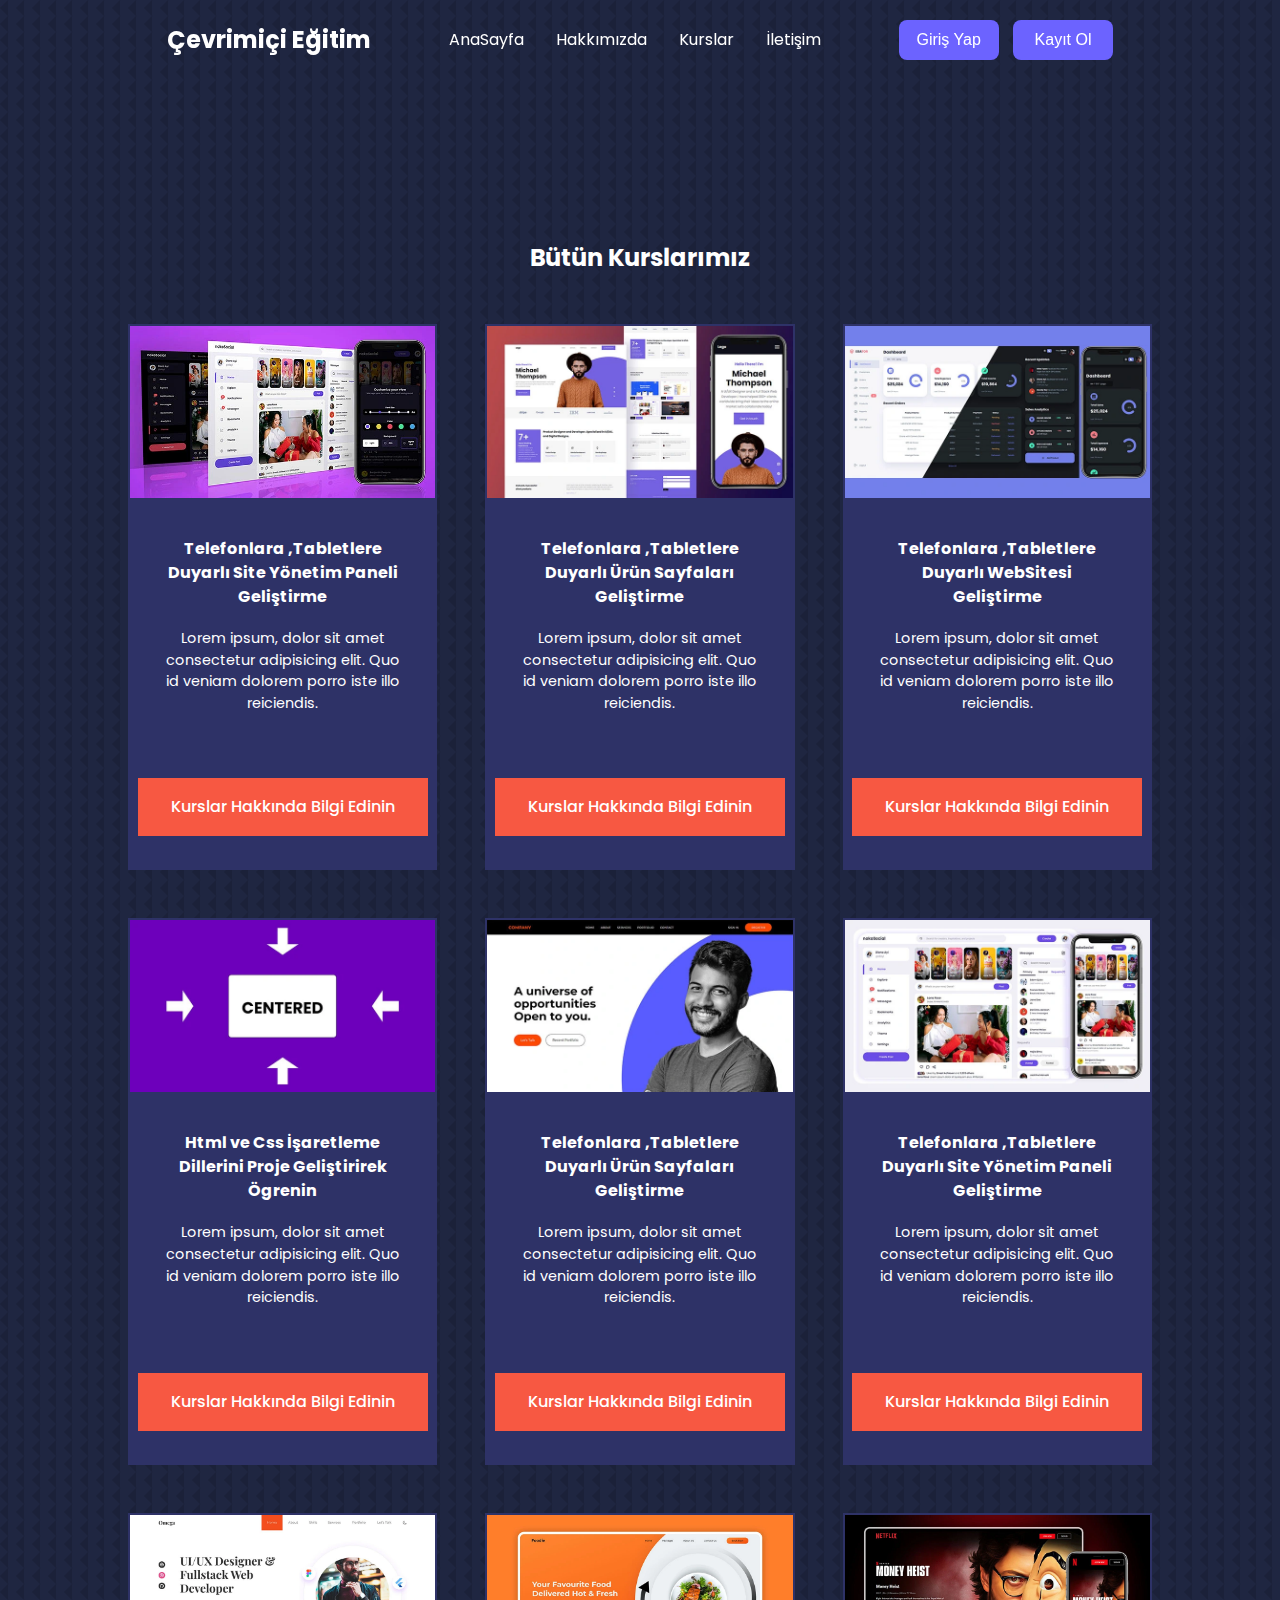
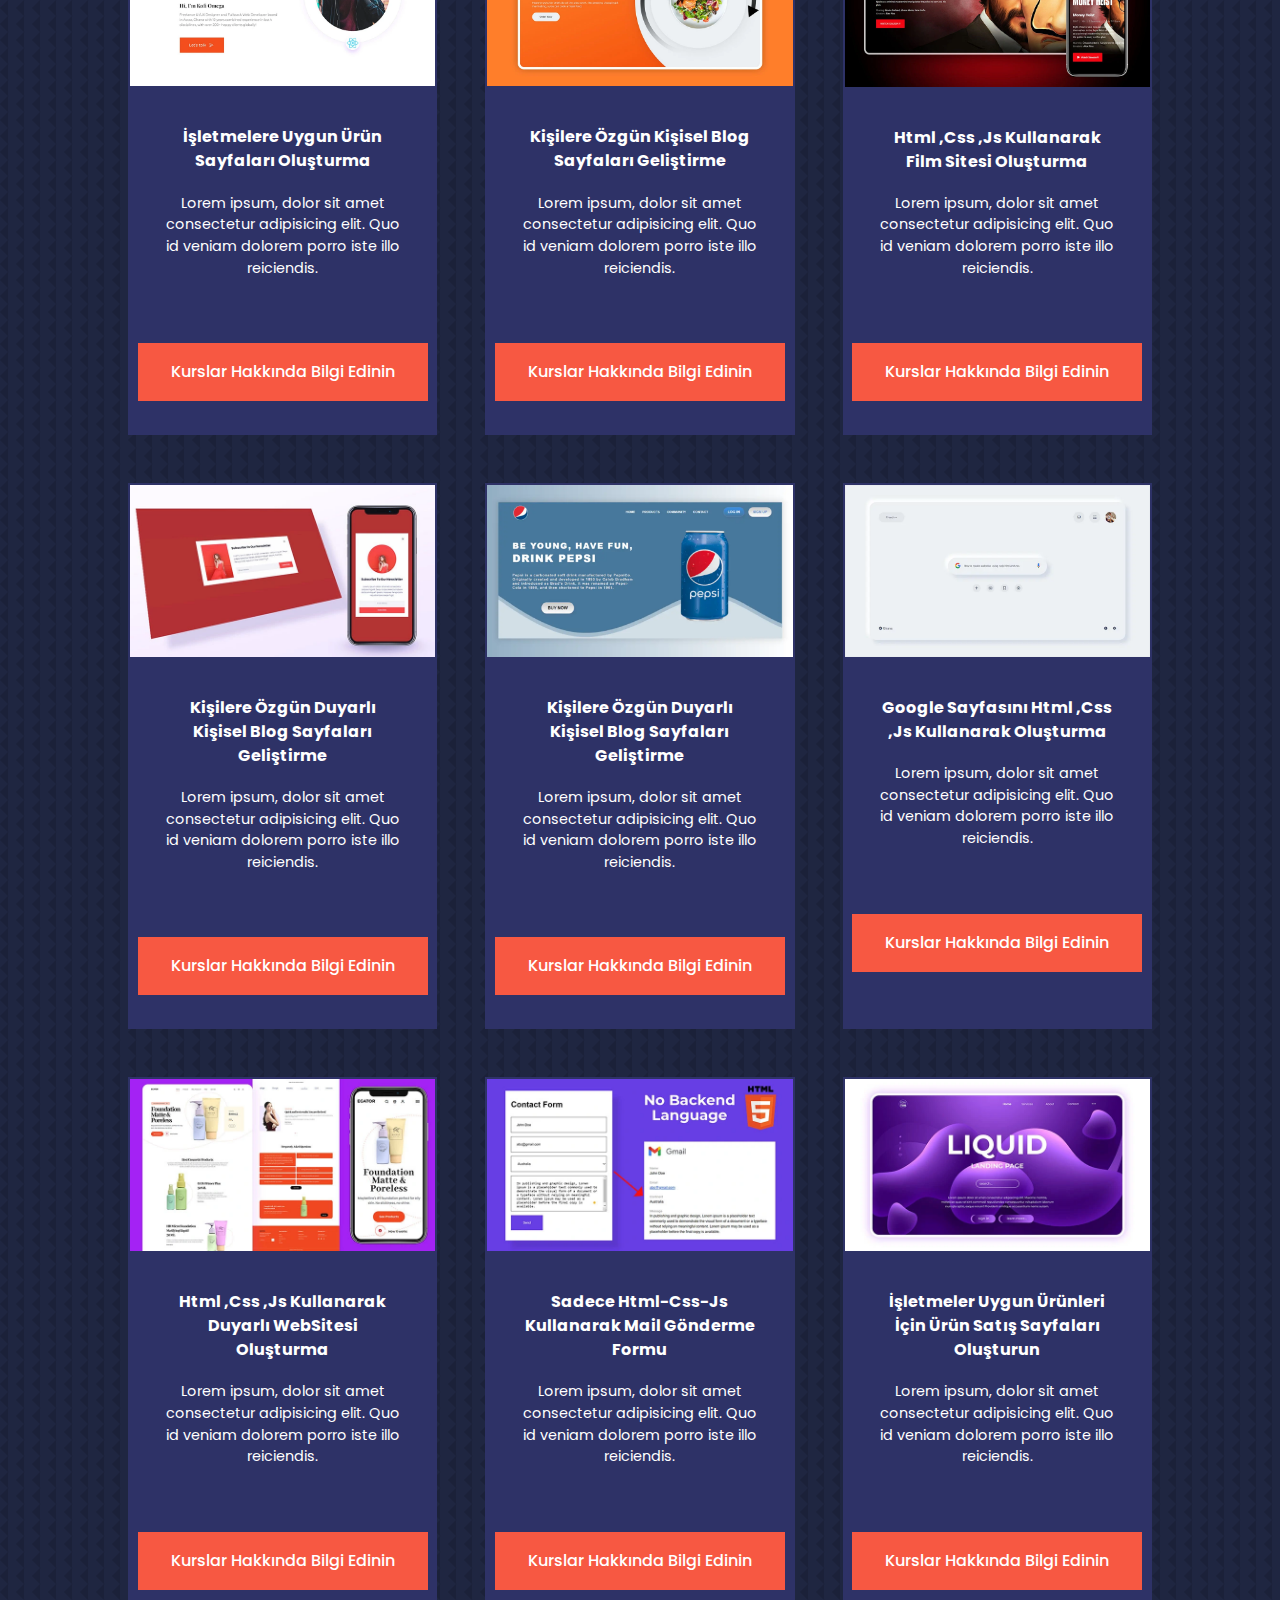
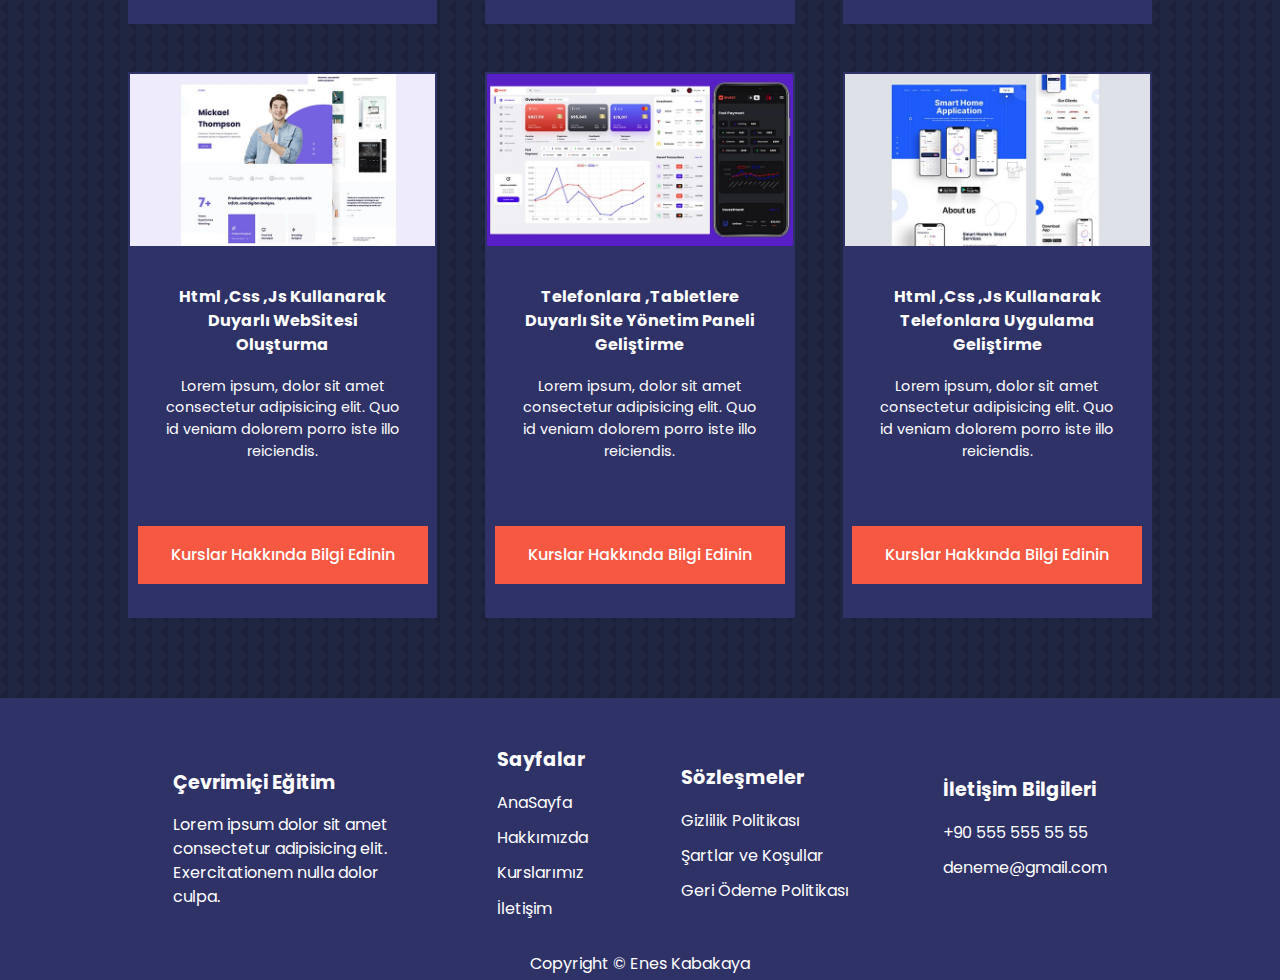
<file: course.html>
<!DOCTYPE html>
<html lang="tr">

<head>
    <meta charset="UTF-8">
    <meta http-equiv="X-UA-Compatible" content="IE=edge">
    <meta name="viewport" content="width=device-width, initial-scale=1.0">
    <title>Çevrimiçi Eğitim - Kurslar</title>
    <meta name="description" content="Yazılım öğrenmek isteyen öğrencilere özel kurslar">
    <meta name="keywords" content="Kurs Yazılım Eğitim Öğrenmek">
    <meta name="author" content="Enes Kabakaya">
    <link rel="stylesheet" href="./css/style.css">
    <link rel="stylesheet" href="./css/course.css">
    <link rel="shortcut icon" href="images/favicon.ico" type="image/x-icon">
    <link rel='stylesheet' href='https://cdnjs.cloudflare.com/ajax/libs/font-awesome/6.2.1/css/all.css'
        integrity='sha512-FA9cIbtlP61W0PRtX36P6CGRy0vZs0C2Uw26Q1cMmj3xwhftftymr0sj8/YeezDnRwL9wtWw8ZwtCiTDXlXGjQ=='
        crossorigin='anonymous' />
</head>

<body id="page-start">
    <nav class="navbar">
        <div class="navbar-container">
            <div class="logo">
                <h2>Çevrimiçi Eğitim</h2>
            </div>
            <div class="navbar-menu">
                <ul class="navbar-items">
                    <li><a href="index.html">AnaSayfa</a></li>
                    <li><a href="about.html">Hakkımızda</a></li>
                    <li><a href="course.html">Kurslar</a></li>
                    <li><a href="contact.html">İletişim</a></li>
                </ul>
            </div>
            <div class="navbar-other-button">
                <div class="account">
                    <button class="login">Giriş Yap</button>
                    <button class="signup">Kayıt Ol</button>
                    <i id="navbar-login-signup-btn-close" class="fa-solid fa-xmark"></i>
                </div>
                <div class="navbar-login-signup-btn">
                    <i id="navbar-login-signup-btn-open" class="fa-solid fa-user"></i>
                </div>
                <div class="navbar-hamburger-icon">
                    <i id="navbar-hamburger-btn-open" class="fa-solid fa-bars"></i>
                    <i id="navbar-hamburger-btn-close" class="fa-solid fa-xmark"></i>
                </div>
            </div>
        </div>
    </nav>

    <section class="course">
        <h2>Bütün Kurslarımız</h2>
        <div class="course-container">
            <div class="course-card">
                <div class="course-img">
                    <img src="./images/course1.webp"
                        alt="Telefonlara ,Tabletlere Duyarlı Site Yönetim Paneli Geliştirme" loading="lazy">
                </div>
                <div class="course-info">
                    <h4>Telefonlara ,Tabletlere Duyarlı Site Yönetim Paneli Geliştirme</h4>
                    <p>
                        Lorem ipsum, dolor sit amet consectetur adipisicing elit. Quo id veniam dolorem porro iste illo
                        reiciendis.
                    </p>
                </div>
                <a href="#" class="button">Kurslar Hakkında Bilgi Edinin</a>
            </div>
            <div class="course-card">
                <div class="course-img">
                    <img src="./images/course2.webp" alt="Telefonlara ,Tabletlere Duyarlı Ürün Sayfaları Geliştirme"
                        loading="lazy">
                </div>
                <div class="course-info">
                    <h4>Telefonlara ,Tabletlere Duyarlı Ürün Sayfaları Geliştirme</h4>
                    <p>
                        Lorem ipsum, dolor sit amet consectetur adipisicing elit. Quo id veniam dolorem porro iste illo
                        reiciendis.
                    </p>
                </div>
                <a href="#" class="button">Kurslar Hakkında Bilgi Edinin</a>
            </div>
            <div class="course-card">
                <div class="course-img">
                    <img src="./images/course3.webp" alt="Telefonlara ,Tabletlere Duyarlı Ürün Sayfaları Geliştirme"
                        loading="lazy">
                </div>
                <div class="course-info">
                    <h4>Telefonlara ,Tabletlere Duyarlı WebSitesi Geliştirme</h4>
                    <p>
                        Lorem ipsum, dolor sit amet consectetur adipisicing elit. Quo id veniam dolorem porro iste illo
                        reiciendis.
                    </p>
                </div>
                <a href="#" class="button">Kurslar Hakkında Bilgi Edinin</a>
            </div>
            <div class="course-card">
                <div class="course-img">
                    <img src="./images/course4.webp" alt="Telefonlara ,Tabletlere Duyarlı Ürün Sayfaları Geliştirme"
                        loading="lazy">
                </div>
                <div class="course-info">
                    <h4>Html ve Css İşaretleme Dillerini Proje Geliştirirek Ögrenin</h4>
                    <p>
                        Lorem ipsum, dolor sit amet consectetur adipisicing elit. Quo id veniam dolorem porro iste illo
                        reiciendis.
                    </p>
                </div>
                <a href="#" class="button">Kurslar Hakkında Bilgi Edinin</a>
            </div>
            <div class="course-card">
                <div class="course-img">
                    <img src="./images/course5.webp" alt="Telefonlara ,Tabletlere Duyarlı Ürün Sayfaları Geliştirme"
                        loading="lazy">
                </div>
                <div class="course-info">
                    <h4>Telefonlara ,Tabletlere Duyarlı Ürün Sayfaları Geliştirme</h4>
                    <p>
                        Lorem ipsum, dolor sit amet consectetur adipisicing elit. Quo id veniam dolorem porro iste illo
                        reiciendis.
                    </p>
                </div>
                <a href="#" class="button">Kurslar Hakkında Bilgi Edinin</a>
            </div>
            <div class="course-card">
                <div class="course-img">
                    <img src="./images/course6.webp" alt="Telefonlara ,Tabletlere Duyarlı Ürün Sayfaları Geliştirme"
                        loading="lazy">
                </div>
                <div class="course-info">
                    <h4>Telefonlara ,Tabletlere Duyarlı Site Yönetim Paneli Geliştirme</h4>
                    <p>
                        Lorem ipsum, dolor sit amet consectetur adipisicing elit. Quo id veniam dolorem porro iste illo
                        reiciendis.
                    </p>
                </div>
                <a href="#" class="button">Kurslar Hakkında Bilgi Edinin</a>
            </div>
            <div class="course-card">
                <div class="course-img">
                    <img src="./images/course7.webp" alt="Telefonlara ,Tabletlere Duyarlı Ürün Sayfaları Geliştirme"
                        loading="lazy">
                </div>
                <div class="course-info">
                    <h4>İşletmelere Uygun Ürün Sayfaları Oluşturma</h4>
                    <p>
                        Lorem ipsum, dolor sit amet consectetur adipisicing elit. Quo id veniam dolorem porro iste illo
                        reiciendis.
                    </p>
                </div>
                <a href="#" class="button">Kurslar Hakkında Bilgi Edinin</a>
            </div>
            <div class="course-card">
                <div class="course-img">
                    <img src="./images/course8.webp" alt="Telefonlara ,Tabletlere Duyarlı Ürün Sayfaları Geliştirme"
                        loading="lazy">
                </div>
                <div class="course-info">
                    <h4>Kişilere Özgün Kişisel Blog Sayfaları Geliştirme</h4>
                    <p>
                        Lorem ipsum, dolor sit amet consectetur adipisicing elit. Quo id veniam dolorem porro iste illo
                        reiciendis.
                    </p>
                </div>
                <a href="#" class="button">Kurslar Hakkında Bilgi Edinin</a>
            </div>
            <div class="course-card">
                <div class="course-img">
                    <img src="./images/course9.webp" alt="Telefonlara ,Tabletlere Duyarlı Ürün Sayfaları Geliştirme"
                        loading="lazy">
                </div>
                <div class="course-info">
                    <h4>Html ,Css ,Js Kullanarak Film Sitesi Oluşturma</h4>
                    <p>
                        Lorem ipsum, dolor sit amet consectetur adipisicing elit. Quo id veniam dolorem porro iste illo
                        reiciendis.
                    </p>
                </div>
                <a href="#" class="button">Kurslar Hakkında Bilgi Edinin</a>
            </div>
            <div class="course-card">
                <div class="course-img">
                    <img src="./images/course10.webp" alt="Telefonlara ,Tabletlere Duyarlı Ürün Sayfaları Geliştirme"
                        loading="lazy">
                </div>
                <div class="course-info">
                    <h4>Kişilere Özgün Duyarlı Kişisel Blog Sayfaları Geliştirme</h4>
                    <p>
                        Lorem ipsum, dolor sit amet consectetur adipisicing elit. Quo id veniam dolorem porro iste illo
                        reiciendis.
                    </p>
                </div>
                <a href="#" class="button">Kurslar Hakkında Bilgi Edinin</a>
            </div>
            <div class="course-card">
                <div class="course-img">
                    <img src="./images/course11.webp" alt="Telefonlara ,Tabletlere Duyarlı Ürün Sayfaları Geliştirme"
                        loading="lazy">
                </div>
                <div class="course-info">
                    <h4>Kişilere Özgün Duyarlı Kişisel Blog Sayfaları Geliştirme</h4>
                    <p>
                        Lorem ipsum, dolor sit amet consectetur adipisicing elit. Quo id veniam dolorem porro iste illo
                        reiciendis.
                    </p>
                </div>
                <a href="#" class="button">Kurslar Hakkında Bilgi Edinin</a>
            </div>
            <div class="course-card">
                <div class="course-img">
                    <img src="./images/course12.webp" alt="Telefonlara ,Tabletlere Duyarlı Ürün Sayfaları Geliştirme"
                        loading="lazy">
                </div>
                <div class="course-info">
                    <h4>Google Sayfasını Html ,Css ,Js Kullanarak Oluşturma</h4>
                    <p>
                        Lorem ipsum, dolor sit amet consectetur adipisicing elit. Quo id veniam dolorem porro iste illo
                        reiciendis.
                    </p>
                </div>
                <a href="#" class="button">Kurslar Hakkında Bilgi Edinin</a>
            </div>
            <div class="course-card">
                <div class="course-img">
                    <img src="./images/course13.webp" alt="Telefonlara ,Tabletlere Duyarlı Ürün Sayfaları Geliştirme"
                        loading="lazy">
                </div>
                <div class="course-info">
                    <h4>Html ,Css ,Js Kullanarak Duyarlı WebSitesi Oluşturma</h4>
                    <p>
                        Lorem ipsum, dolor sit amet consectetur adipisicing elit. Quo id veniam dolorem porro iste illo
                        reiciendis.
                    </p>
                </div>
                <a href="#" class="button">Kurslar Hakkında Bilgi Edinin</a>
            </div>
            <div class="course-card">
                <div class="course-img">
                    <img src="./images/course14.webp" alt="Telefonlara ,Tabletlere Duyarlı Ürün Sayfaları Geliştirme"
                        loading="lazy">
                </div>
                <div class="course-info">
                    <h4>Sadece Html-Css-Js Kullanarak Mail Gönderme Formu</h4>
                    <p>
                        Lorem ipsum, dolor sit amet consectetur adipisicing elit. Quo id veniam dolorem porro iste illo
                        reiciendis.
                    </p>
                </div>
                <a href="#" class="button">Kurslar Hakkında Bilgi Edinin</a>
            </div>
            <div class="course-card">
                <div class="course-img">
                    <img src="./images/course15.webp" alt="Telefonlara ,Tabletlere Duyarlı Ürün Sayfaları Geliştirme"
                        loading="lazy">
                </div>
                <div class="course-info">
                    <h4>İşletmeler Uygun Ürünleri İçin Ürün Satış Sayfaları Oluşturun</h4>
                    <p>
                        Lorem ipsum, dolor sit amet consectetur adipisicing elit. Quo id veniam dolorem porro iste illo
                        reiciendis.
                    </p>
                </div>
                <a href="#" class="button">Kurslar Hakkında Bilgi Edinin</a>
            </div>
            <div class="course-card">
                <div class="course-img">
                    <img src="./images/course16.webp" alt="Telefonlara ,Tabletlere Duyarlı Ürün Sayfaları Geliştirme"
                        loading="lazy">
                </div>
                <div class="course-info">
                    <h4>Html ,Css ,Js Kullanarak Duyarlı WebSitesi Oluşturma</h4>
                    <p>
                        Lorem ipsum, dolor sit amet consectetur adipisicing elit. Quo id veniam dolorem porro iste illo
                        reiciendis.
                    </p>
                </div>
                <a href="#" class="button">Kurslar Hakkında Bilgi Edinin</a>
            </div>
            <div class="course-card">
                <div class="course-img">
                    <img src="./images/course17.webp" alt="Telefonlara ,Tabletlere Duyarlı Ürün Sayfaları Geliştirme"
                        loading="lazy">
                </div>
                <div class="course-info">
                    <h4>Telefonlara ,Tabletlere Duyarlı Site Yönetim Paneli Geliştirme</h4>
                    <p>
                        Lorem ipsum, dolor sit amet consectetur adipisicing elit. Quo id veniam dolorem porro iste illo
                        reiciendis.
                    </p>
                </div>
                <a href="#" class="button">Kurslar Hakkında Bilgi Edinin</a>
            </div>
            <div class="course-card">
                <div class="course-img">
                    <img src="./images/course18.webp" alt="Telefonlara ,Tabletlere Duyarlı Ürün Sayfaları Geliştirme"
                        loading="lazy">
                </div>
                <div class="course-info">
                    <h4>Html ,Css ,Js Kullanarak Telefonlara Uygulama Geliştirme</h4>
                    <p>
                        Lorem ipsum, dolor sit amet consectetur adipisicing elit. Quo id veniam dolorem porro iste illo
                        reiciendis.
                    </p>
                </div>
                <a href="#" class="button">Kurslar Hakkında Bilgi Edinin</a>
            </div>
        </div>
    </section>

    <footer class="footer">
        <div class="container footer-container">
            <div class="footer-1">
                <h2>Çevrimiçi Eğitim</h2>
                <p>Lorem ipsum dolor sit amet consectetur adipisicing elit. Exercitationem nulla
                    dolor culpa.</p>
            </div>
            <div class="footer-2">
                <h2>Sayfalar</h2>
                <ul>
                    <li><a href="index.html">AnaSayfa</a></li>
                    <li><a href="about.html">Hakkımızda</a></li>
                    <li><a href="course.html">Kurslarımız</a></li>
                    <li><a href="contact.html">İletişim</a></li>
                </ul>
            </div>
            <div class="footer-3">
                <h2>Sözleşmeler</h2>
                <ul>
                    <li>Gizlilik Politikası</li>
                    <li>Şartlar ve Koşullar</li>
                    <li>Geri Ödeme Politikası</li>
                </ul>
            </div>
            <div class="footer-4">
                <h2>İletişim Bilgileri</h2>
                <ul>
                    <li><a href="tel:+90 555 555 55 55">+90 555 555 55 55</a></li>
                    <li><a href="mailto:deneme@gmail.com">deneme@gmail.com</a></li>
                    <div class="footer-social">
                        <li><a href="#"><i class="fa-brands fa-facebook-f"></i></a></li>
                        <li><a href="#"><i class="fa-brands fa-instagram"></i></a></li>
                        <li><a href="#"><i class="fa-brands fa-twitter"></i></a></li>
                        <li><a href="#"><i class="fa-brands fa-linkedin-in"></i></i></a></li>
                    </div>
                </ul>
            </div>
            <div class="copyright">
                <p>Copyright &copy; Enes Kabakaya</p>
            </div>
        </div>
    </footer>
    <section class="return-page">
        <div class="return-icon">
            <a href="#page-start"><i class="fa-solid fa-arrow-up"></i></a>
        </div>
    </section>
    <section class="cookies">
        <div class="cookie-container">
            <div class="cookie-info">
                <h1>Çerez Kullanımı</h1>
                <p>
                    Size mümkün olan en iyi çevrimiçi deneyimi sunabilmek ve sunulan içeriği ilgi alanlarınıza göre
                    düzenlemek için çerezler kullanırız (üçüncü taraf çerezler dahil). “TÜMÜNÜ KABUL ET” üzerine
                    tıklayarak
                    toplanan ve okunan verilerin daha ileri seviyede işlenmesini kabul edersiniz.
                    Çerezlerin kullanımı ve yönetimi hakkında daha fazla bilgi için “TERCİHLERİ ÖZELLEŞTİR” üzerine
                    tıklayın. TÜMÜNÜ REDDET üzerine tıklayarak, onay gerektiren çerezlerin kullanılmasını reddedersiniz.
                    Çerez Politikamız hakkında detaylı bilgi almak için bu sayfayı inceleyebilirsiniz.
                </p>
            </div>
            <div class="cookie-button">
                <button type="button" id="cookie-accept-btn">Kabul Et</button>
                <button type="button" id="cookie-decline-btn">Reddet</button>
            </div>
        </div>
    </section>
    <section class="login-page">
        <div class="login-container">
            <div class="close">
                <i class="fa-solid fa-xmark" id="login-close-btn"></i>
            </div>
            <form action="">
                <h2>Giriş Yap</h2>
                <div class="input-box">
                    <label>Mail Adresi</label>
                    <input type="email" name="" placeholder="Mail Adresinizi Giriniz">
                </div>
                <div class="input-box">
                    <label>Şifreniz</label>
                    <input type="password" name="" autocomplete="off" placeholder="Şifrenizi Giriniz">
                </div>
                <div class="input-box">
                    <button type="button" class="button">Giriş Yap</button>
                </div>
            </form>
        </div>
    </section>
    <section class="signup-page">
        <div class="signup-container">
            <div class="close">
                <i class="fa-solid fa-xmark" id="signup-close-btn"></i>
            </div>
            <form action="">
                <h2>Kayıt Ol</h2>
                <div class="input-box">
                    <label>Adınız</label>
                    <input type="text" name="" placeholder="Adınızı Giriniz">
                </div>
                <div class="input-box">
                    <label>Soyadınız</label>
                    <input type="text" name="" placeholder="Soyadınızı Giriniz">
                </div>
                <div class="input-box">
                    <label>Mail Adresiniz</label>
                    <input type="email" name="" placeholder="Mail Adresinizi Giriniz">
                </div>
                <div class="input-box">
                    <label>Şifreniz</label>
                    <input type="password" name="" autocomplete="off" placeholder="Şifrenizi Girinizz">
                </div>
                <div class="input-box">
                    <button type="button" class="button">Kayıt Ol</button>
                </div>
            </form>
        </div>
    </section>
    <script src="./js/main.js"></script>
</body>

</html>
</file>
<file: css/style.css>
@import url(https://fonts.googleapis.com/css?family=Poppins:100,100italic,200,200italic,300,300italic,regular,italic,500,500italic,600,600italic,700,700italic,800,800italic,900,900italic);

* {
    margin: 0;
    padding: 0;
    box-sizing: border-box;
    list-style: none;
    text-decoration: none;
    border: none;
    outline: none;
}

body {
    font-family: "Poppins", sans-serif;
    line-height: 1.5;
    color: #fff;
    background-color: #1f2641;
    background-image: url(../images/bg-texture.png);
}

html {
    scroll-behavior: smooth;
}

::-webkit-scrollbar {
    width: 1.2rem;
}

::-webkit-scrollbar-thumb {
    background-color: #424890;
}

::-webkit-scrollbar-track {
    background-color: #6c63ff;
}

.navbar-scroll {
    background-color: #6c63ff;
    box-shadow: 0 1rem 2rem rgba(0, 0, 0, 0.2);
}

.navbar .navbar-container .account .login.account-btn,
.navbar .navbar-container .account .signup.account-btn {
    background-color: #424890;
}

.navbar .navbar-container .navbar-menu ul.navbar-menu-active {
    right: 5px;
}

.navbar .navbar-container .navbar-other-button .account.navbar-account-active {
    right: 5px;
}

.navbar {
    height: 5rem;
    width: 100vw;
    position: fixed;
    top: 0;
    right: 0;
    z-index: 10;
    transition: all 400ms ease;
}

.navbar .navbar-container {
    height: 100%;
    display: flex;
    justify-content: space-around;
    align-items: center;
    width: 80%;
    margin: 0 auto;
}

.navbar .navbar-menu ul {
    display: flex;
    align-items: center;
    justify-content: center;
    gap: 2rem;
}

.navbar .navbar-menu ul li a {
    font-size: 1rem;
    transition: all 400ms ease;
    color: #fff;
}

.navbar .navbar-other-button .navbar-hamburger-icon {
    display: none;
    font-size: 24px;
    cursor: pointer;
}

.navbar .navbar-other-button .navbar-login-signup-btn {
    font-size: 20px;
    display: none;
    cursor: pointer;
}

.navbar ul li a:hover {
    color: #424890;
}

.navbar .navbar-container .account {
    display: flex;
    gap: 0.90rem;
    width: fit-content;
}

.navbar .account .login,
.navbar .account .signup {
    max-width: 500px;
    max-height: 500px;
    width: 100px;
    height: 40px;
    background-color: #6c63ff;
    border-radius: 0.50rem;
    color: #fff;
    cursor: pointer;
    font-size: 1rem;
    transition: all 400ms ease;
    text-align: center;
}

.navbar .navbar-other-button .account .login:hover,
.navbar .navbar-other-button .account .signup:hover {
    background-color: #424890;
    color: #6c63ff;
}

.navbar .navbar-container .account i {
    font-size: 24px;
    cursor: pointer;
    display: none;
}

.footer {
    background-color: #2e3267;
    padding: 3rem;
    margin: 0 auto;
    width: 100%;
}

.footer .footer-container {
    display: flex;
    justify-content: space-around;
    align-items: center;
    gap: 5rem;
    width: 80%;
    margin: 0 auto;
    position: relative;
}

.footer .footer-container .footer-1 p {
    width: 23ch;
}

.footer .footer-container h2 {
    font-size: 1.2rem;
    margin-bottom: 1rem;
}

.footer .footer-container ul li {
    margin-bottom: 0.7rem;
}

.footer .footer-container ul li a {
    color: #fff;
}

.footer .footer-container ul li a:hover {
    text-decoration: underline;
}

.footer .footer-container .footer-4 .footer-social {
    display: flex;
    gap: 1rem;
}

.footer .copyright {
    position: absolute;
    bottom: -44px;
    font-size: 1rem;
}

.return-page {
    position: relative;
}

.return-icon {
    transition: all 400ms ease;
    background-color: #415292;
    color: #fff;
    display: flex;
    justify-content: center;
    align-items: center;
    position: fixed;
    bottom: 50px;
    right: -100px;
    font-size: 25px;
    border-radius: 50%;
    width: 50px;
    height: 50px;
    box-shadow: 0px 0px 87px 35px rgba(0, 0, 0, 0.2);
    cursor: pointer;
    z-index: 12;
}

.return-page .return-icon a {
    color: #fff;
}

.return-icon.return-page-active {
    right: 10px;
}

.cookies {
    height: 30vh;
    width: 100%;
    z-index: 5;
    background-color: rgba(66, 72, 144, .9);
    position: fixed;
    bottom: 0;
    left: 0;
    display: none;
    align-items: center;
    justify-content: center;
}

.cookies .cookie-container {
    height: 100%;
    display: flex;
    align-items: center;
    justify-content: space-around;
    padding: 0 50px;
    flex-direction: column;
}

.cookies .cookie-container .cookie-info h1 {
    margin-bottom: 20px;
}

.cookies .cookie-container .cookie-button {
    display: flex;
    justify-content: center;
    align-items: center;
    gap: 1rem;
}

.cookies .cookie-container .cookie-button button {
    padding: 20px 100px;
    border: none;
    outline: none;
    background-color: #fff;
    color: #000;
    cursor: pointer;
    font-size: 1rem;
    border: 1px solid #fff;
    transition: all 400ms ease;
}

.cookies .cookie-container .cookie-button button:hover {
    background-color: transparent;
    color: #fff;
}

.cookies.cookie-active {
    display: flex;
}

.cookies.cookie-decline {
    display: none;
}

.login-page {
    display: flex;
    position: fixed;
    justify-content: center;
    align-items: center;
    height: 100%;
    width: 100%;
    z-index: 11;
    background-color: rgba(31, 38, 65, .9);
    top: -100%;
    left: 0;
    transition: all 0.5s ease-out;
}

.login-page h2 {
    text-align: center;
    margin-bottom: 2rem;
}

.login-page .login-container {
    position: relative;
    display: flex;
    align-items: center;
    justify-content: center;
    background-color: #2e3267;
    width: 440px;
    height: 450px;
    box-shadow: rgba(0, 0, 0, 0.2) 0px 13px 27px -5px, rgba(0, 0, 0, 0.2) 0px 8px 16px -8px;
}

.login-page .login-container form .input-box {
    display: flex;
    flex-direction: column;
    width: 400px;
    margin-bottom: 35px;
}

.login-page .login-container form .input-box .button {
    padding: 15px 15px;
    background-color: #f75842;
    color: #fff;
    font-size: 1rem;
    border: 1px solid transparent;
    outline: none;
    transition: all 400ms ease;
    cursor: pointer;
}

.login-page .login-container form .input-box .button:hover {
    border: 1px solid #fff;
    background-color: transparent;
}

.login-page .login-container form .input-box input {
    width: 100%;
    height: 50px;
    padding: 10px;
    border: none;
    outline: none;
    background-color: #1f2641;
    color: #fff;
    font-size: 1rem;
    margin-top: 10px;
}

.login-page .close {
    position: absolute;
    top: 0px;
    right: 10px;
    font-size: 1.4rem;
    cursor: pointer;
}

.login-page.login-active {
    top: 0;
}

.signup-page {
    display: flex;
    position: fixed;
    justify-content: center;
    align-items: center;
    height: 100%;
    width: 100%;
    z-index: 11;
    background-color: rgba(31, 38, 65, .9);
    top: -100%;
    left: 0;
    transition: all 0.5s ease-out;
}

.signup-page h2 {
    text-align: center;
    margin-bottom: 2rem;
}

.signup-page .signup-container {
    position: relative;
    display: flex;
    align-items: center;
    justify-content: center;
    background-color: #2e3267;
    width: 440px;
    height: 550px;
    box-shadow: rgba(0, 0, 0, 0.2) 0px 13px 27px -5px, rgba(0, 0, 0, 0.2) 0px 8px 16px -8px;
}

.signup-page .signup-container form .input-box {
    display: flex;
    flex-direction: column;
    width: 400px;
    margin-bottom: 10px;
}

.signup-page .signup-container form .input-box .button {
    padding: 15px 10px;
    background-color: #f75842;
    color: #fff;
    font-size: 1rem;
    border: 1px solid transparent;
    outline: none;
    transition: all 400ms ease;
    cursor: pointer;
    margin-top: 20px;
}

.signup-page .signup-container form .input-box .button:hover {
    border: 1px solid #fff;
    background-color: transparent;
}

.signup-page .signup-container form .input-box input {
    width: 100%;
    height: 50px;
    padding: 10px;
    border: none;
    outline: none;
    background-color: #1f2641;
    color: #fff;
    font-size: 1rem;
}

.signup-page .close {
    position: absolute;
    top: 0px;
    right: 10px;
    font-size: 1.4rem;
    cursor: pointer;
}

.signup-page.signup-active {
    top: 0;
}

@media only screen and (max-width: 1200px) {
    .navbar {
        width: 100%;
    }

    .navbar .navbar-container {
        width: 90%;
    }

    .navbar .navbar-container .navbar-menu ul {
        display: flex;
        flex-direction: column;
        position: absolute;
        right: -300px;
        top: 80px;
        background-color: #6c63ff;
        width: 210px;
        height: 250px;
        transition: all 400ms ease;
    }

    .navbar .navbar-container .navbar-other-button .account {
        display: flex;
        justify-content: center;
        align-items: center;
        flex-direction: column;
        position: absolute;
        right: -300px;
        top: 80px;
        background-color: #2e3267;
        width: 180px;
        height: 200px;
        transition: all 400ms ease;
    }

    .navbar .navbar-container .account i {
        display: flex;
        position: absolute;
        top: 10px;
        right: 20px;
    }

    .navbar .navbar-other-button .navbar-login-signup-btn {
        display: flex;
        position: absolute;
        top: 29px;
        right: 50px;
    }

    .navbar .navbar-container {
        display: flex;
        justify-content: space-between;
        align-items: center;
        position: relative;
    }

    .navbar .navbar-container .navbar-hamburger-icon {
        display: flex;
        position: absolute;
        top: 27px;
        right: 10px;
    }

    .navbar .navbar-container .navbar-hamburger-icon #navbar-hamburger-btn-close {
        display: none;
    }

    .footer .footer-container {
        width: 90%;
        display: grid;
        grid-template-columns: repeat(2, 1fr);
        gap: 5rem;
        padding-left: 50px;
    }

    .footer .copyright {
        left: 50%;
        transform: translate(-50%);
    }

    .cookies {
        height: 35vh;
    }
}

@media only screen and (max-width: 640px) {
    .navbar-container {
        width: 80%;
        position: relative;
    }

    .navbar .navbar-container .navbar-other-button .account {
        display: flex;
        justify-content: center;
        align-items: center;
        flex-direction: column;
        position: absolute;
        right: -300px;
        top: 80px;
        background-color: #2e3267;
        width: 180px;
        height: 200px;
        transition: all 400ms ease;
    }

    .navbar .navbar-container .account i {
        position: absolute;
        top: 10px;
        right: 20px;
    }

    .navbar .navbar-other-button .navbar-login-signup-btn {
        display: flex;
        position: absolute;
        top: 29px;
        right: 60px;
    }

    .login-page .login-container {
        width: 90%;
    }

    .login-page .login-container form {
        width: 90%;
    }

    .login-page .login-container form .input-box {
        width: 100%;
    }

    .signup-page .signup-container {
        width: 90%;
    }

    .signup-page .signup-container form {
        width: 90%;
    }

    .signup-page .signup-container form .input-box {
        width: 100%;
    }

    .navbar .navbar-container .navbar-hamburger-icon {
        right: 20px;
    }

    .footer .footer-container {
        width: 100%;
        display: grid;
        grid-template-columns: 1fr;
        gap: 2rem;
    }

    .footer .footer-container .copyright {
        width: 100%;
        text-align: center;
    }

    .cookies {
        height: 85vh;
    }

    .cookies .cookie-container {
        width: 90%;
        height: 70vh;
    }

    .cookies .cookie-container .cookie-info {
        width: 330px;
    }

    .cookies .cookie-container .cookie-info h1 {
        margin-bottom: 10px;
    }

    .cookies .cookie-container .cookie-button {
        display: flex;
        flex-direction: column;
        width: 350px;
    }

    .cookies .cookie-container .cookie-button button {
        width: 100%;
        margin-top: 5px;
    }
}
</file>
<file: css/homePage.css>
.header {
    position: relative;
    top: 5rem;
    height: 70vh;
    margin-bottom: 5rem;
}

.header .header-container {
    display: flex;
    align-items: center;
    justify-content: center;
    height: 100%;
    width: 80%;
    margin: 0 auto;
}

.header .header-container .header-left p {
    margin: 1rem 0 2.5rem;
}

.header .header-container .header-right img {
    width: 90%;
    margin-left: 5rem;
}

.header .header-container .header-left .button {
    display: inline-flex;
    background-color: #f75842;
    color: #fff;
    padding: 1rem 2rem;
    border: 1px solid transparent;
    font-weight: 500;
    transition: all 400ms ease;
}

.header .header-container .header-left .button:hover {
    background-color: transparent;
    border: 1px solid #fff;
}


.category {
    height: 28rem;
    padding: 5rem 0;
}

.category .category-container .category-left h1 {
    margin-bottom: 1rem;
    line-height: 1;
}

.category .category-container {
    display: flex;
    gap: 5rem;
    width: 80%;
    margin: 0 auto;
}

.category .category-container .category-left p {
    margin: 16px 0 40px;
}

.category .category-container .category-right {
    display: grid;
    grid-template-columns: repeat(3, 1fr);
    gap: 1rem
}

.category .category-container .category-right .category-box {
    background-color: #424890;
    transition: all 400ms ease;
    z-index: 1;
    width: 200px;
    height: 200px;
    display: flex;
    flex-direction: column;
    align-items: flex-start;
    justify-content: center;
    padding: 10px 20px;
    border-radius: 20px;
}

.category .category-container .category-left .button {
    display: inline-flex;
    background-color: #fff;
    color: #000;
    padding: 1rem 2rem;
    border: 1px solid transparent;
    font-weight: 500;
    transition: all 400ms ease;
}

.category .category-container .category-left .button:hover {
    border: 1px solid #fff;
    background-color: transparent;
    color: #fff;
}


.category .category-container .category-right .category-box:hover {
    box-shadow: 0 48px 48px rgba(0, 0, 0, 0.3);
}

.category .category-container .category-right .category-hover:hover {
    box-shadow: 24px 0 48px rgba(0, 0, 0, 0.3);
}


.category .category-container .category-right .category-box .category-icon {
    background-color: #00bf8e;
    padding: 10px 15px;
    border-radius: 14px;
}

.category .category-container .category-right .category-box i {
    font-size: 1.1rem;
}

.category .category-container .category-right .category-box:nth-child(2) .category-icon {
    background-color: #6c63ff;
}

.category .category-container .category-right .category-box:nth-child(3) .category-icon {
    background-color: #00bf8e;
}

.category .category-container .category-right .category-box:nth-child(4) .category-icon {
    background-color: #f75842;
}

.category .category-container .category-right .category-box:nth-child(5) .category-icon {
    background-color: #f7c94b;
}

.category .category-container .category-right .category-box:nth-child(6) .category-icon {
    background-color: #f75842;
}

.category .category-container .category-right .category-box h5 {
    margin: 20px 0 10px;
}

.category .category-container .category-right .category-box p {
    font-size: 0.85rem;
}

.course {
    margin-top: 10rem;
    padding: 5rem 0;
}

.course h2 {
    text-align: center;
    margin-bottom: 3rem;
}

.course .course-container {
    display: grid;
    gap: 3rem;
    width: 80%;
    margin: 0 auto;
    grid-template-columns: repeat(3, 1fr);
}

.course .course-container .course-card .course-info {
    padding: 2rem;
}

.course .course-container .course-card .button {
    display: inline-flex;
    background-color: #f75842;
    color: #fff;
    padding: 1rem 2rem;
    border: 1px solid transparent;
    font-weight: 500;
    transition: all 400ms ease;
}

.course .course-container .course-card .button:hover {
    border: 1px solid #fff;
    background-color: transparent;
}

.course .course-container .course-card .course-info p {
    margin: 1.2rem 0 2rem;
    font-size: 0.9rem;
    text-align: center;
}

.course .course-container .course-card .course-info h4 {
    text-align: center;
}

.course .course-container .course-card .course-img img {
    width: 100%;
}

.course .course-container .course-card a {
    margin-bottom: 2rem;
}

.course .course-container .course-card {
    background-color: #2e3267;
    border: 2px solid transparent;
    transition: all 400ms ease;
    text-align: center;
}

.course .course-container .course-card:hover {
    background-color: transparent;
    border: 2px solid #2e3267;
}

.frequent {
    padding: 5rem 0;
}

.frequent h2 {
    text-align: center;
    margin-bottom: 3rem;
}

.frequent .frequent-container {
    display: grid;
    grid-template-columns: repeat(2, 1fr);
    gap: 1rem;
    width: 80%;
    margin: 0 auto;
}

.frequent .frequent-container .frequent-card {
    padding: 2rem;
    gap: 2rem;
    display: flex;
    align-items: center;
    height: max-content;
    background-color: #6c63ff;
    cursor: pointer;
    transition: all 400ms ease;
}

.frequent .frequent-container .frequent-card:hover {
    box-shadow: 10px 10px 10px rgba(0, 0, 0, 0.3);
}

.frequent .frequent-container .frequent-card h4 {
    font-size: 1rem;
    line-height: 1.5;
    width: fit-content;
}

.frequent .frequent-container .frequent-card p {
    margin-top: 0.9rem;
    display: none;
}

.frequent .frequent-container .frequent-card.open p {
    display: flex;
}

.frequent .frequent-container .frequent-card .frequent-icon {
    align-self: flex-start;
    margin-top: 0.5rem;
}

@media only screen and (max-width: 1200px) {
    .header {
        height: 60vh;
        margin: 0;
    }

    .header .header-container {
        width: 90%;
    }

    .category {
        height: auto;
    }

    .category .category-container {
        flex-direction: column;
        gap: 3rem;
        width: 90%;
    }

    .category .category-container .category-right {
        grid-template-columns: repeat(3, 0fr);
        gap: 2rem;
    }

    .course {
        margin-top: 0;
    }

    .course .course-container {
        grid-template-columns: 1fr 1fr;
        width: 90%;
    }

    .frequent .frequent-container {
        grid-template-columns: 1fr;
        width: 90%;
    }
}

@media only screen and (max-width: 640px) {
    .header .header-container {
        width: 80%;
        display: grid;
        grid-template-columns: 1fr;
        margin-top: 100px;
        gap: 5rem;
    }

    .header .header-container .header-left a {
        width: 100%;
        justify-content: center;
    }

    .header .header-container .header-right img {
        margin: 25px;
    }

    .category .category-container {
        margin-top: 200px;
        width: 80%;
    }

    .category .category-container .category-left a {
        width: 100%;
        justify-content: center;
    }

    .category .category-container .category-right {
        display: grid;
        grid-template-columns: 1fr;
        margin: 0 auto;
    }

    .category .category-container .category-right .category-box {
        width: 100%;
        justify-content: center;
        align-items: center;
        text-align: center;
    }

    .course .course-container {
        display: flex;
        flex-direction: column;
        width: 90%;
    }
}
</file>
<file: css/about.css>
.about {
    padding: 5rem 0;
    margin: 5rem auto;
}

.about .about-container .about-left img {
    width: 500px;
}

.about .about-container {
    display: flex;
    justify-content: center;
    align-items: center;
    width: 80%;
    margin: 0 auto;
}

.about .about-container .about-right p {
    margin: 20px 0 40px;
}

.about .about-container .about-right {
    margin-left: 6rem;
}

.about .about-container .about-right .about-cards {
    display: flex;
    justify-content: space-around;
    align-items: center;
    gap: 3rem;
}


.about .about-container .about-right .about-cards .about-card {
    width: 300px;
    height: 200px;
    display: flex;
    justify-content: center;
    align-items: center;
    flex-direction: column;
    background-color: #2e3267;
    border-radius: 16px;
    transition: all 400ms ease;
    text-align: center;
}

.about .about-container .about-right .about-cards .about-card:hover {
    background-color: #424890;
    box-shadow: 0 3rem 3rem rgba(0, 0, 0, 0.3);
}

.about .about-container .about-right .about-cards .about-card .about-icon {
    background-color: #f75842;
    display: inline-block;
    padding: 10px 15px;
    border-radius: 5px;
    font-size: 1rem;
    margin-bottom: 20px;
}

.about .about-container .about-right .about-cards .about-card:nth-child(2) .about-icon {
    background-color: #00bf8e;
}

.about .about-container .about-right .about-cards .about-card:nth-child(3) .about-icon {
    background-color: #f7c94b;
}

.team {
    background-color: #2e3267;
    padding: 5rem 0;
}

.team h2 {
    text-align: center;
    margin-bottom: 3rem;
}

.team .team-container {
    display: grid;
    grid-template-columns: repeat(4, 1fr);
    gap: 2rem;
    width: 80%;
    margin: 0 auto;
}

.team .team-container .team-member {
    background-color: #424890;
    padding: 3rem;
    border: 1px solid transparent;
    transition: all 400ms ease;
    position: relative;
    overflow: hidden;
}

.team .team-container .team-member .team-image img {
    filter: saturate(0);
    width: 100%;
}

.team .team-container .team-member .team-info {
    text-align: center;
    margin-top: 1.4rem;
}

.team .team-container .team-member .team-info p {
    color: rgba(255, 255, 255, 0.7);
}

.team .team-container .team-member:hover img {
    filter: saturate(1);
}

.team .team-container .team-member:hover .team-social {
    right: 0;
}

.team .team-container .team-member .team-social {
    position: absolute;
    right: -100%;
    top: 50%;
    display: flex;
    flex-direction: column;
    background-color: #6c63ff;
    border-radius: 1rem 0 0 1rem;
    transform: translateY(-50%);
    box-shadow: -2rem 0 2rem rgba(0, 0, 0, 0.3);
    transition: all 400ms ease;
}

.team .team-container .team-member .team-social a {
    padding: 1.3rem;
    font-size: 1rem;
    color: #fff;
}

.team .team-container .team-member:hover {
    background-color: transparent;
    border: 1px solid #6c63ff;
    filter: saturate(1);
}

@media only screen and (max-width:1200px) {
    .about {
        width: 100%;
    }

    .about .about-container {
        flex-direction: column;
        gap: 0rem;
        width: 100%;
    }

    .about .about-container .about-right {
        margin-left: 0;
        margin-top: 50px;
        width: 90%;
    }

    .about .about-container .about-left img {
        width: 45 0px;
    }

    .team .team-container {
        grid-template-columns: repeat(2, 1fr);
        width: 90%;
    }

    .team .team-container .team-member {
        padding: 2rem;
    }
}

@media only screen and (max-width: 640px) {
    .about .about-container {
        display: flex;
        flex-direction: column;
    }

    .about .about-container .about-left img {
        width: 300px;
    }

    .about .about-container .about-right {
        text-align: center;
    }

    .about .about-container .about-right p {
        width: 90%;
        margin: 0 auto;
        margin-bottom: 40px;
    }

    .about .about-container .about-cards {
        display: flex;
        flex-direction: column;
    }

    .about .about-container .about-cards .about-card {
        width: 100%;
        gap: 0;
    }

    .team .team-container {
        grid-template-columns: 1fr;
    }
}
</file>
<file: css/contact.css>
.contact {
    height: 100vh;
    display: flex;
    align-items: center;
}

.contact .contact-container {
    background-color: #2e3267;
    padding: 3rem;
    height: 33rem;
    border-radius: 1rem;
    width: 80%;
    margin: 0 auto;
    display: flex;
    justify-content: space-around;
    align-items: center;
}

.contact .contact-container .contact-info {
    background-color: #6c63ff;
    padding: 3rem;
    text-align: center;
    width: 400px;
    border-radius: 1rem;
    position: relative;
}

.contact .contact-container .contact-info h2 {
    text-align: left;
    margin-bottom: 1rem;
}

.contact .contact-container .contact-info .contact-img img {
    width: 100%;
}

.contact .contact-container .contact-info .contact-text {
    text-align: left;
}

.contact .contact-container .contact-info ul {
    margin-top: 2rem;
    display: flex;
    justify-content: flex-start;
    align-items: flex-start;
    flex-direction: column;
}

.contact .contact-container .contact-info ul li {
    display: flex;
    align-items: center;
    justify-content: center;
    gap: 10px;
    margin-bottom: 1rem;
}

.contact .contact-container .contact-info ul li a {
    color: #fff;
}

.contact contact-container .contact-info ul li i {
    margin-right: 1rem;
}

.contact .contact-container .contact-info ul .contact-social {
    margin-top: 2rem;
}

.contact .contact-container .contact-info ul .contact-social a {
    margin-top: 2rem;
    background-color: #2e3267;
    border-radius: 50%;
    width: 3rem;
    height: 3rem;
    position: relative;
    margin-right: 1rem;
    transition: all 400ms ease;
    border: 0.2rem solid #2e3267;
}

.contact .contact-container .contact-info ul .contact-social a:hover {
    background-color: #6c63ff;
    border: 0.2rem solid #2e3267;
    transform: scale(1.2);
}

.contact .contact-container .contact-info ul .contact-social a i {
    position: absolute;
    left: 50%;
    top: 50%;
    transform: translate(-50%, -50%);
}

.contact .contact-container .contact-info .contact-img {
    width: 12rem;
    margin-bottom: 2rem;
}

.contact .contact .contact-container .contact-info .contact-details li a:hover {
    text-decoration: underline;
}

.contact .contact-container .contact-form {
    display: flex;
    flex-direction: column;
    width: 700px;
}

.contact .contact-container .contact-form input {
    width: 100%;
    padding: 1rem;
    background-color: #1f2641;
    margin: 0 1rem 1rem 0;
    color: #fff;
    font-size: 1rem;
}

.contact .contact-container .contact-form textarea {
    width: 100%;
    padding: 1rem;
    background-color: #1f2641;
    margin: 0 1rem 1rem 0;
    color: #fff;
    font-size: 1rem;
    resize: none;
    font-family: "Poppins", sans-serif;
}

.contact .contact-container .contact-form .button {
    border: 1px solid transparent;
    padding: 1rem 2rem;
    background-color: #f75842;
    color: #fff;
    font-size: 1rem;
    cursor: pointer;
    font-weight: 500;
    transition: all 400ms ease;
}

.contact .contact-container .contact-form .button:hover {
    border: 1px solid #fff;
    background-color: transparent;
}

@media only screen and (max-width: 1200px) {
    .contact {
        height: 100vh;
    }

    .contact .contact-container {
        height: auto;
        padding: 1rem;
        display: grid;
        grid-template-columns: 40% 60%;
        width: 90%;
    }

    .contact .contact-container .contact-info {
        width: auto;
        padding: 0.70rem;
    }

    .contact .contact-container .contact-info .contact-social {
        gap: 0;
        margin-top: 0;
    }

    .contact .contact-container .contact-form {
        width: auto;
        padding: 0;
        margin-left: 2rem;
    }
}

@media only screen and (max-width: 640px) {
    .contact {
        height: 170vh;
        display: flex;
        flex-direction: column;
        justify-content: center;
        align-items: center;
    }

    .contact .contact-container {
        display: flex;
        flex-direction: column;
    }

    .contact .contact-container .contact-info {
        height: 70vh;
        margin-bottom: 40px;
    }

    .contact .contact-container .contact-info .contact-social {
        position: absolute;
        bottom: 0;
        left: 50%;
        transform: translate(-50%);
    }

    .contact .contact-container .contact-form {
        width: 330px;
        margin: 0;
        padding: 1rem;
    }
}
</file>
<file: css/course.css>
.course {
    margin-top: 10rem;
    padding: 5rem 0;
}

.course h2 {
    text-align: center;
    margin-bottom: 3rem;
}

.course .course-container {
    display: grid;
    grid-template-columns: repeat(3, 2fr);
    gap: 3rem;
    width: 80%;
    margin: 0 auto;
}

.course .course-container .course-card .course-info {
    padding: 2rem;
}

.course .course-container .course-card .button {
    display: inline-flex;
    background-color: #f75842;
    color: #fff;
    padding: 1rem 2rem;
    border: 1px solid transparent;
    font-weight: 500;
    transition: all 400ms ease;
}

.course .course-container .course-card .button:hover {
    border: 1px solid #fff;
    background-color: transparent;
}


.course .course-container .course-card .course-info p {
    margin: 1.2rem 0 2rem;
    font-size: 0.9rem;
    text-align: center;
}

.course .course-container .course-card .course-info h4 {
    text-align: center;
}

.course .course-container .course-card .course-img img {
    width: 100%;
}

.course .course-container .course-card a {
    margin-bottom: 2rem;
}

.course .course-container .course-card {
    background-color: #2e3267;
    border: 2px solid transparent;
    transition: all 400ms ease;
    text-align: center;
}

.course .course-container .course-card:hover {
    background-color: transparent;
    border: 2px solid #2e3267;
}

@media only screen and (max-width: 1200px) {
    .course {
        margin-top: 5rem;
    }

    .course .course-container {
        width: 90%;
        grid-template-columns: repeat(2, 1fr);
    }
}

@media only screen and (max-width: 640px) {
    .course .course-container {
        display: flex;
        flex-direction: column;
    }
}
</file>
